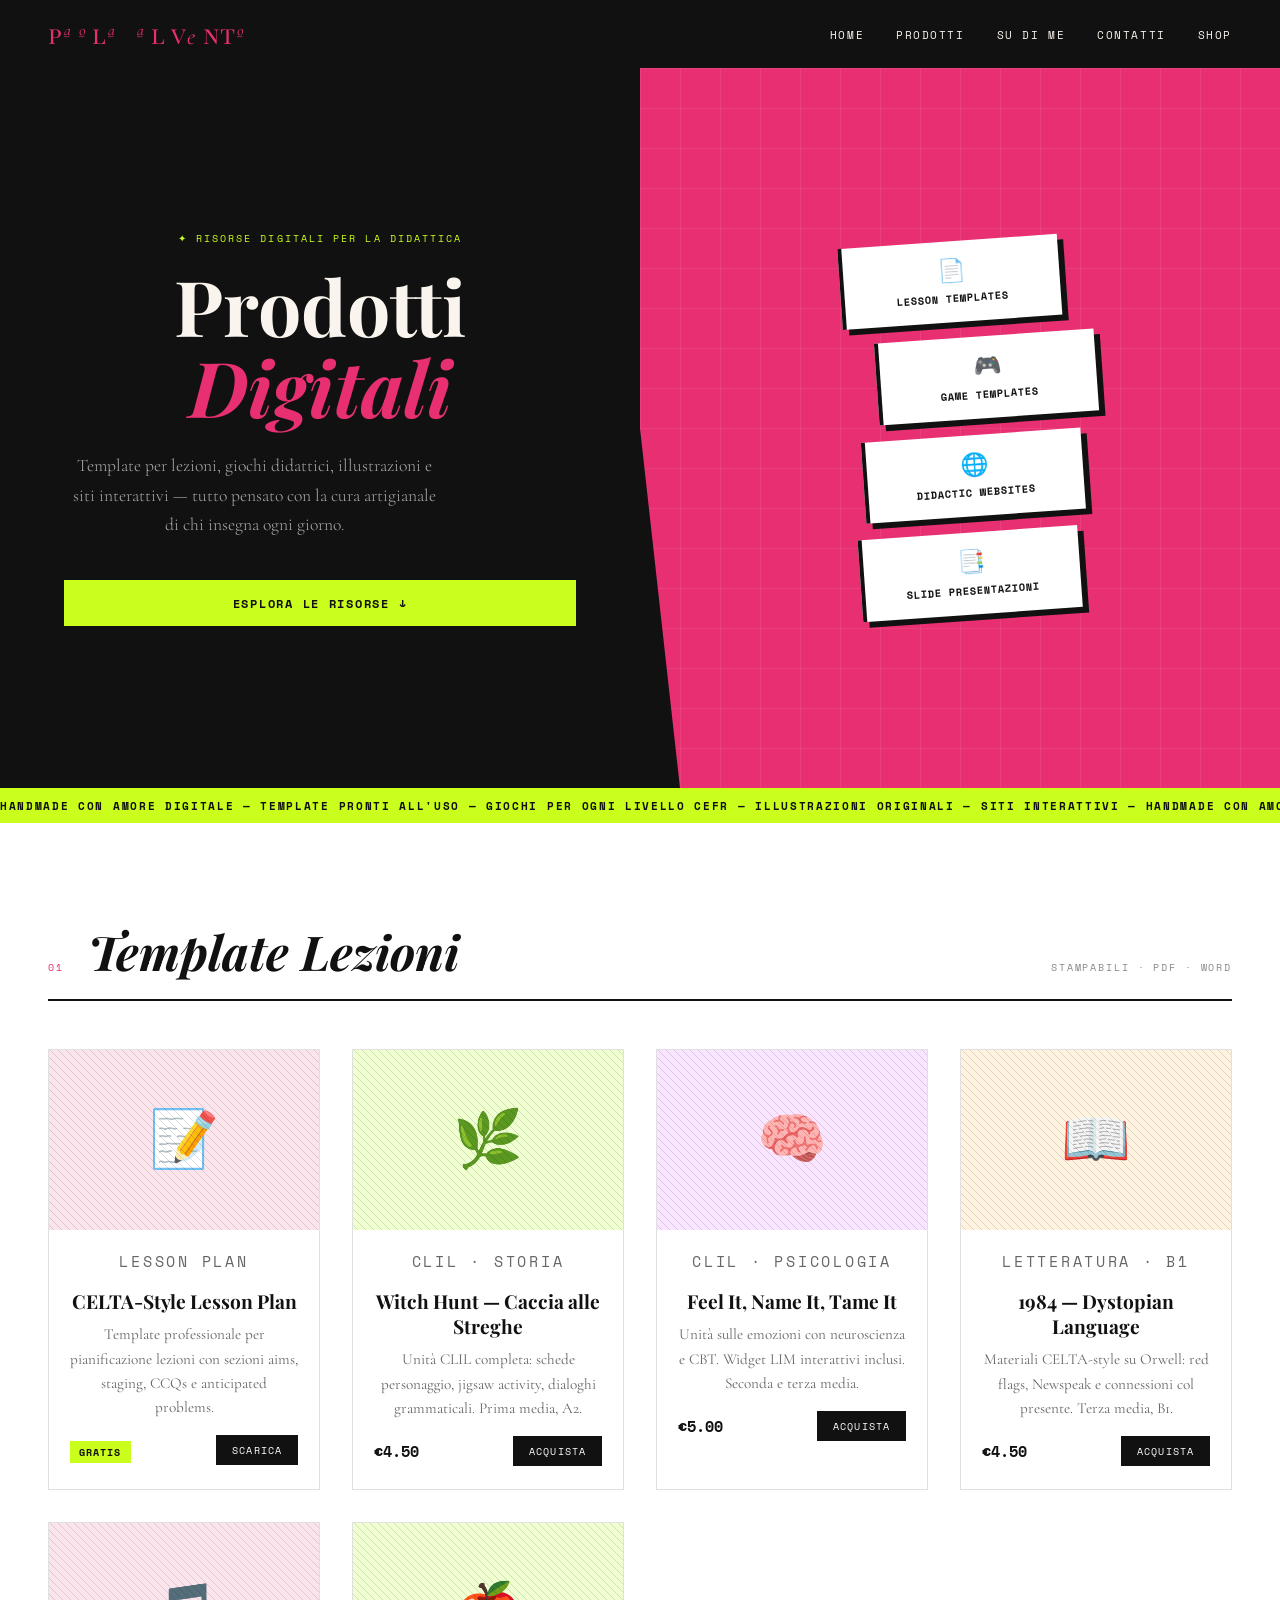
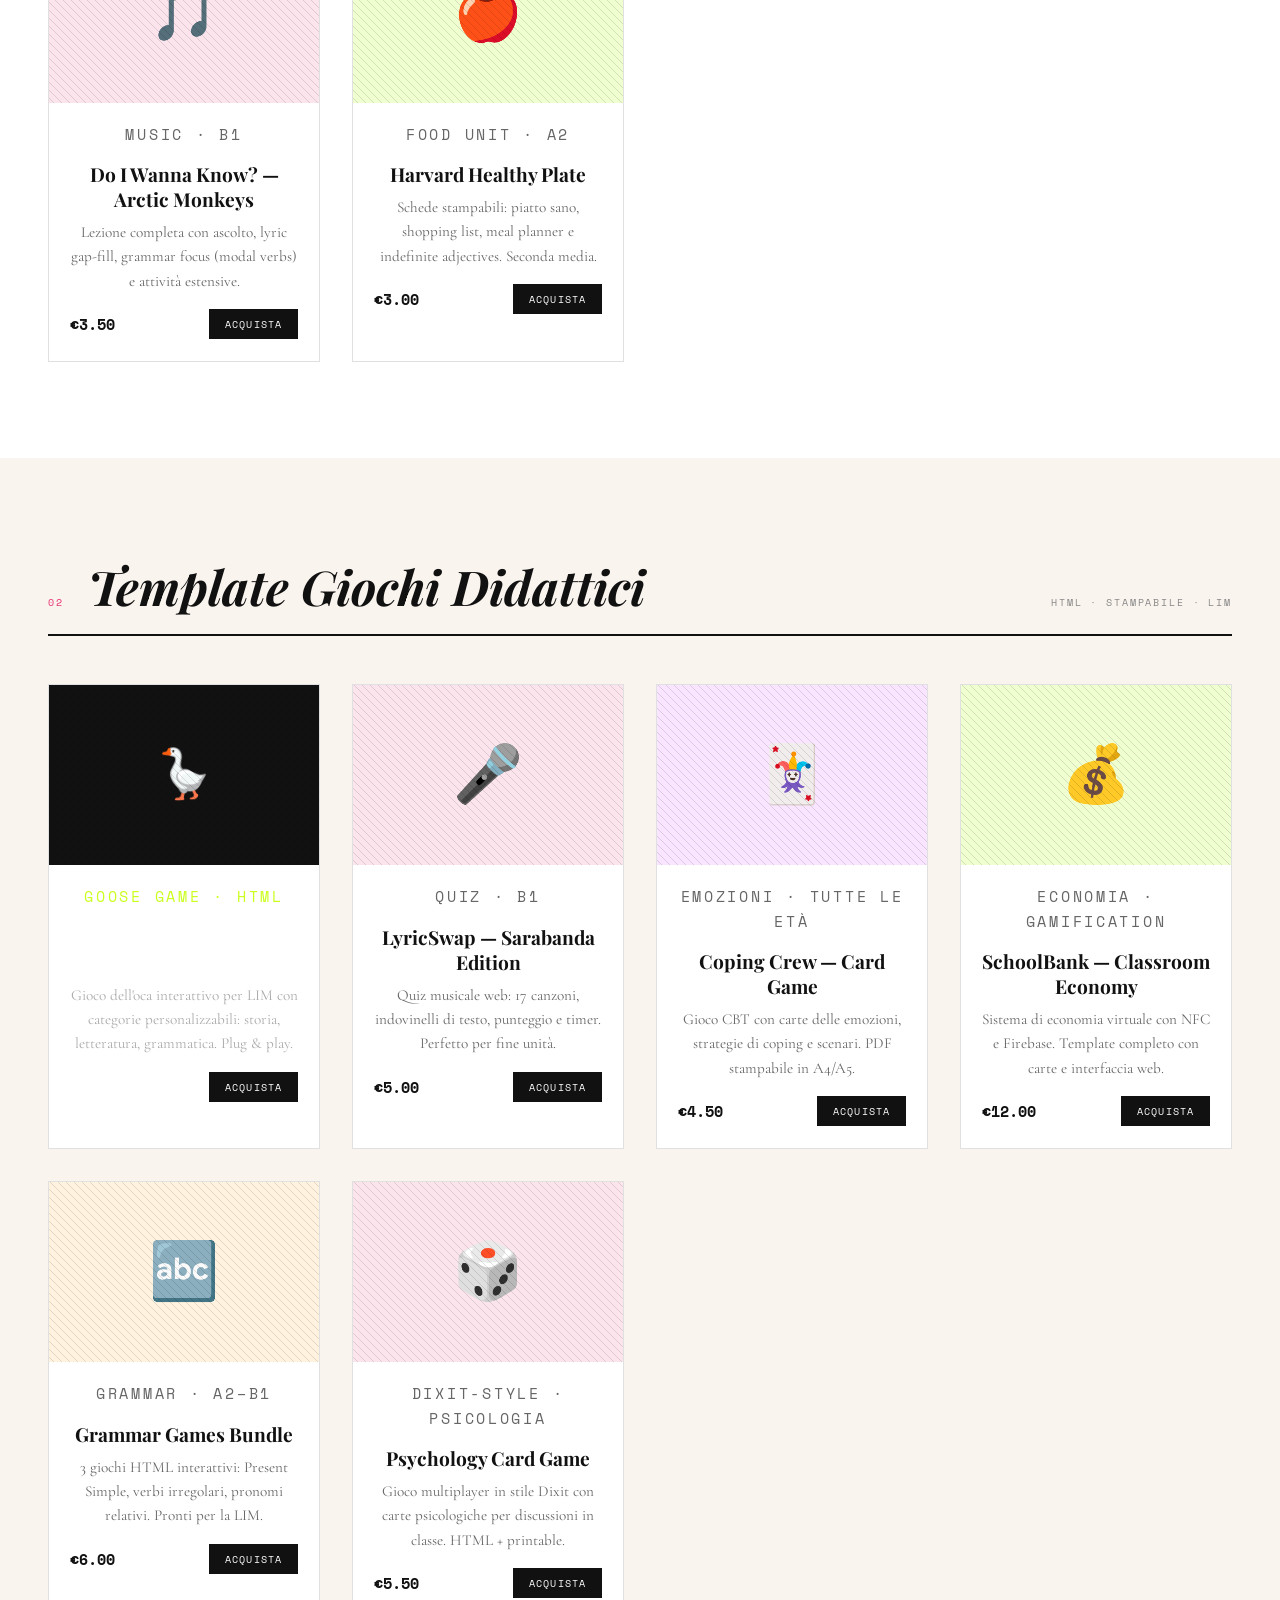
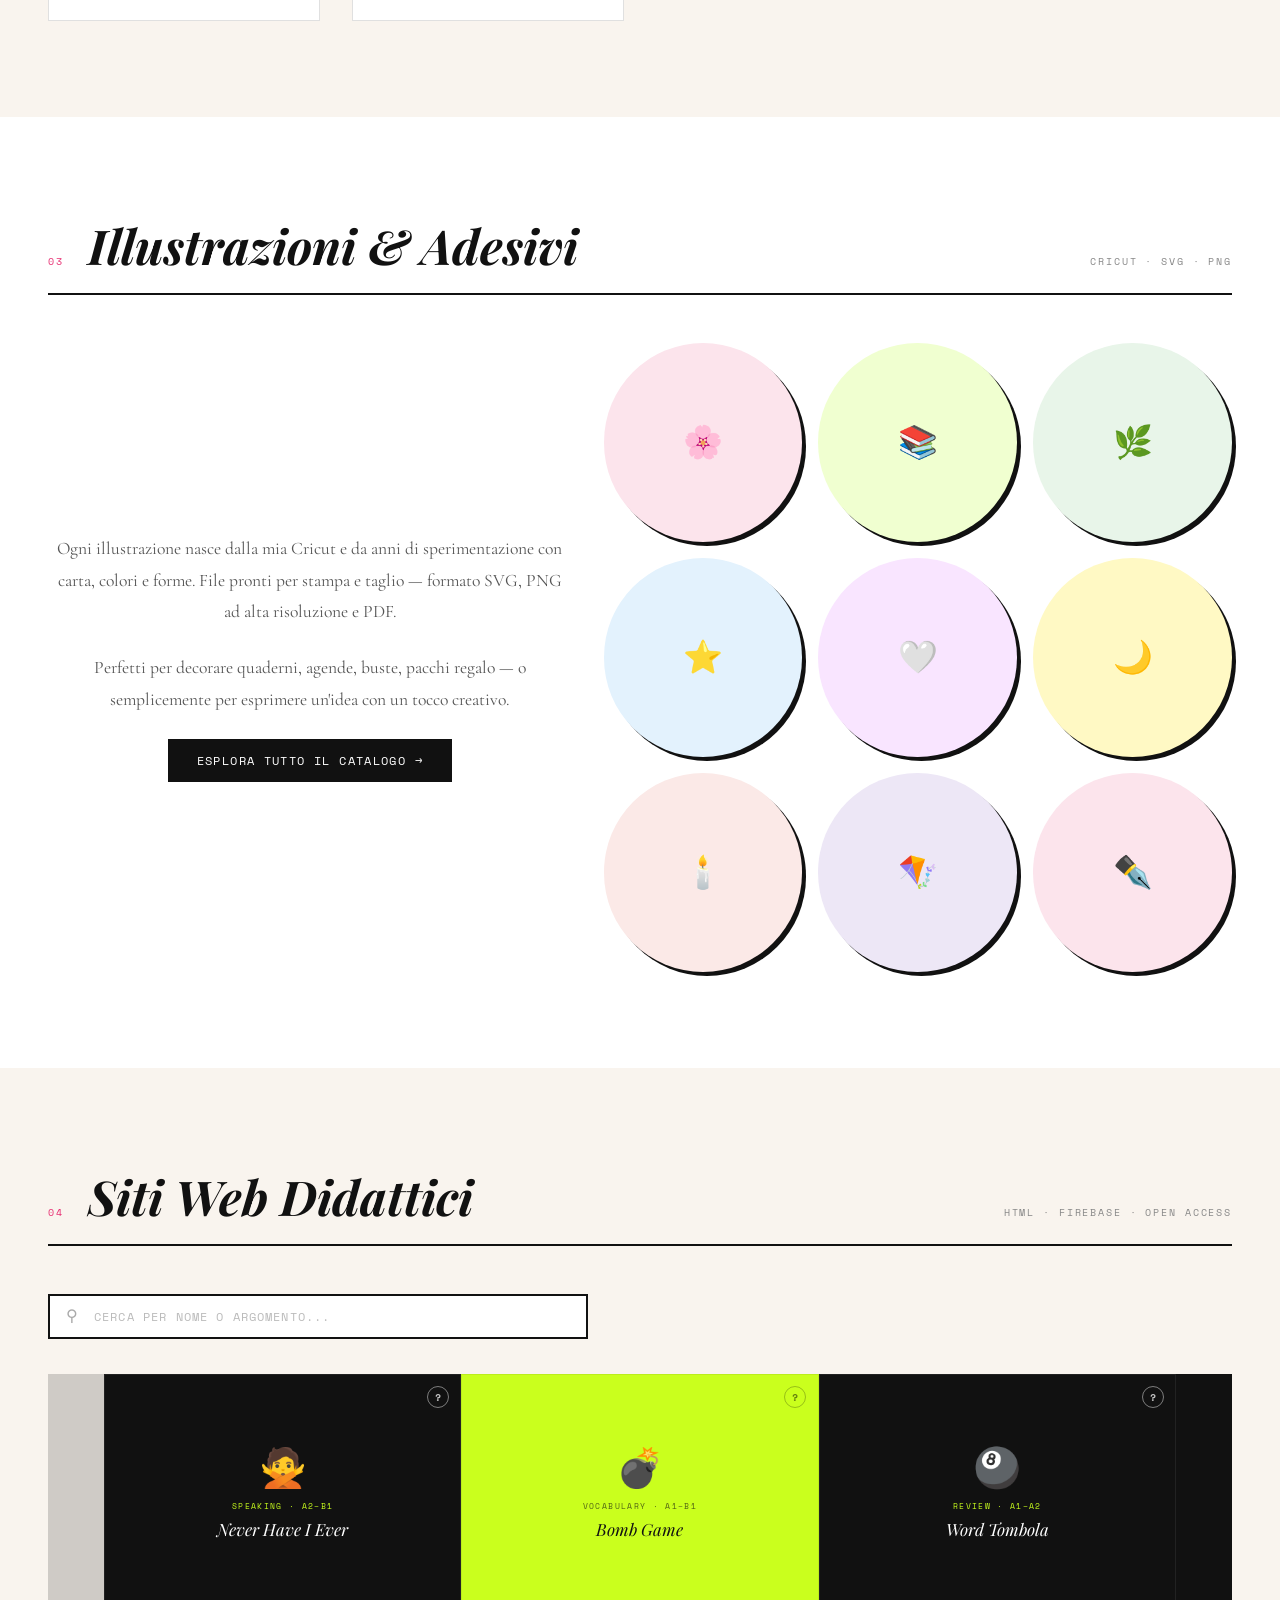
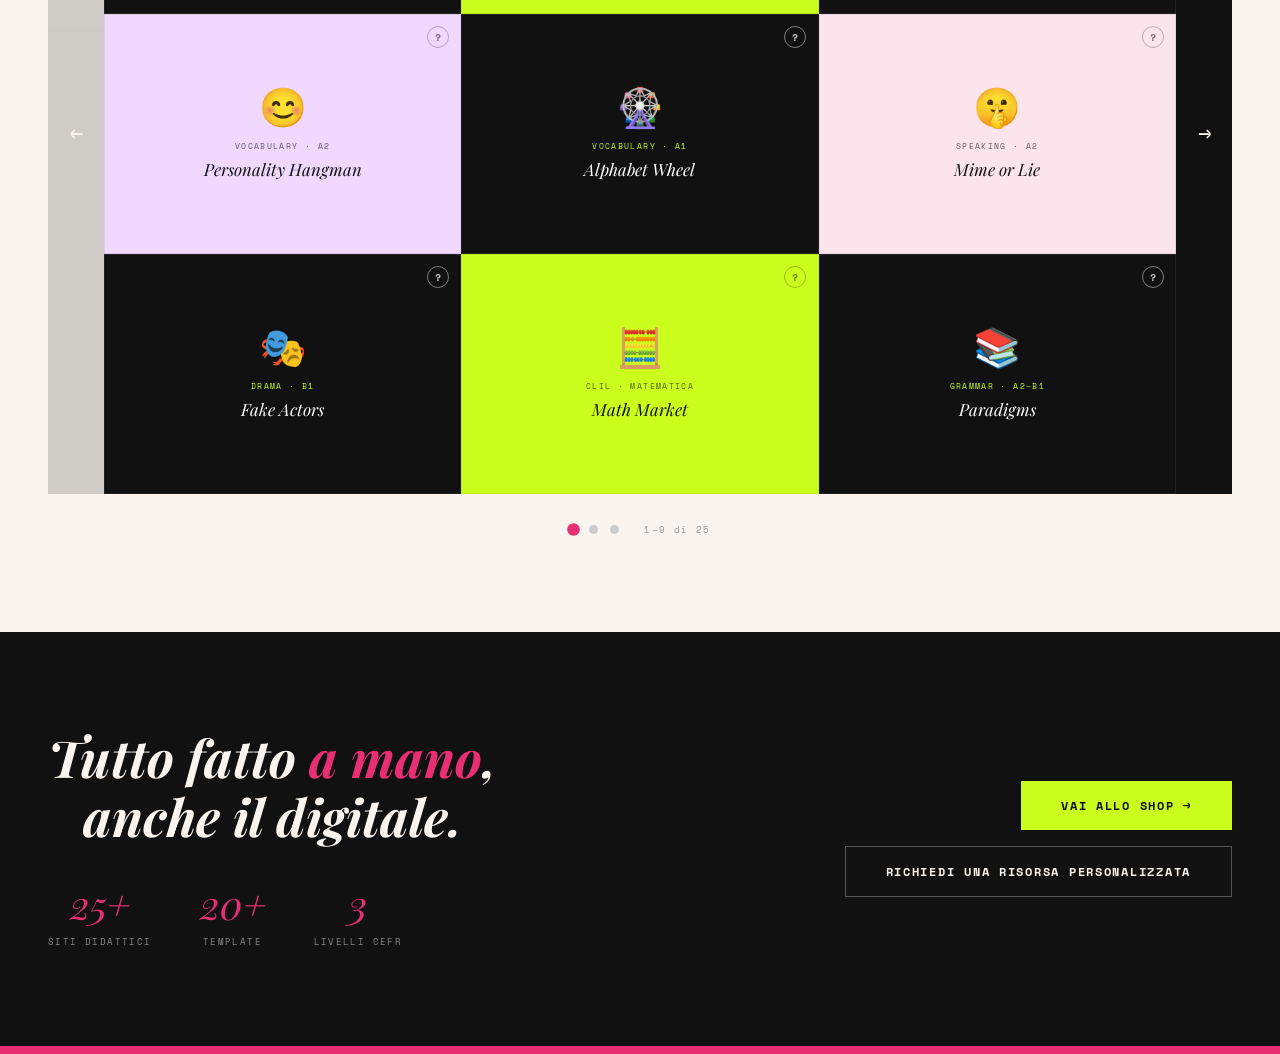
<file: digital.html>
<!DOCTYPE html>
<html lang="it">
<head>
  <meta charset="UTF-8">
  <meta name="viewport" content="width=device-width, initial-scale=1.0">
  <title>Prodotti Digitali di Paola Fatigato | Ms Fatigato Resources — Paola al Vento</title>

  <!-- SEO Meta -->
  <meta name="description" content="Prodotti digitali e risorse creative di Paola Fatigato (Paola al Vento). Ms Fatigato resources: template, materiali digitali e contenuti creativi da scaricare." />
  <meta name="keywords" content="prodotti digitali paola, ms fatigato resources, resources ms fatigato, Paola Fatigato digitale, Paola al Vento prodotti digitali, risorse digitali creative, template digitali paola" />
  <meta name="author" content="Paola Fatigato" />
  <meta name="robots" content="index, follow" />
  <link rel="canonical" href="https://paolafatigato.github.io/Sito-vendite/digital.html" />

  <!-- Open Graph -->
  <meta property="og:type" content="website" />
  <meta property="og:url" content="https://paolafatigato.github.io/Sito-vendite/digital.html" />
  <meta property="og:title" content="Prodotti Digitali di Paola Fatigato — Ms Fatigato Resources" />
  <meta property="og:description" content="Risorse e prodotti digitali creativi di Paola Fatigato (Ms Fatigato). Template, materiali e contenuti da scaricare." />
  <meta property="og:image" content="https://paolafatigato.github.io/Sito-vendite/immagini/websites.jpg" />
  <meta property="og:locale" content="it_IT" />
  <meta property="og:site_name" content="Paola al Vento" />

  <!-- JSON-LD -->
  <script type="application/ld+json">
  {
    "@context": "https://schema.org",
    "@type": "CollectionPage",
    "name": "Prodotti Digitali di Paola Fatigato",
    "url": "https://paolafatigato.github.io/Sito-vendite/digital.html",
    "description": "Risorse e prodotti digitali creativi di Paola Fatigato (Paola al Vento, Ms Fatigato).",
    "author": {
      "@type": "Person",
      "name": "Paola Fatigato",
      "alternateName": ["Paola al Vento", "Ms Fatigato"]
    },
    "isPartOf": {
      "@type": "WebSite",
      "name": "Paola al Vento",
      "url": "https://paolafatigato.github.io/Sito-vendite/"
    }
  }
  </script>

  <link rel="icon" href="P-logo.png" sizes="any" />
  <link rel="stylesheet" href="https://cdnjs.cloudflare.com/ajax/libs/font-awesome/6.4.0/css/all.min.css">
  <link rel="preconnect" href="https://fonts.googleapis.com">
  <link rel="preconnect" href="https://fonts.gstatic.com" crossorigin>
  <link href="https://fonts.googleapis.com/css2?family=Playfair+Display:ital,wght@0,400;0,700;1,400&family=Space+Mono:wght@400;700&family=Cormorant+Garamond:ital,wght@0,300;0,600;1,300;1,600&display=swap" rel="stylesheet">
  <link rel="stylesheet" href="style.css">

  <style>
    /* ── Override / integrazione per la pagina digitale ── */

    :root {
      --rosa:    #e72f72;
      --lime:    #caff1d;
      --viola:   #f490ff;
      --nero:    #111111;
      --crema:   #f9f4ee;
      --grigio:  #2a2a2a;
    }

    *, *::before, *::after { box-sizing: border-box; margin: 0; padding: 0; }

    body {
      background: var(--crema);
      font-family: 'Cormorant Garamond', Georgia, serif;
      color: var(--nero);
      overflow-x: hidden;
    }

    /* ── Navbar (clone da style.css originale) ── */
    .navbar {
      display: flex;
      justify-content: space-between;
      align-items: center;
      padding: 1.1rem 3rem;
      background: var(--nero);
      position: sticky;
      top: 0;
      z-index: 100;
    }
    .logo {
      font-family: 'Playfair Display', serif;
      font-size: 1.5rem;
      color: var(--crema);
      letter-spacing: .04em;
      text-decoration: none;
    }
    .special-text { color: var(--rosa); }
    .special-font { font-style: italic; font-family: 'Cormorant Garamond', serif; }
    .navbar nav ul { list-style: none; display: flex; gap: 2rem; }
    .navbar nav ul li a {
      color: var(--crema);
      text-decoration: none;
      font-family: 'Space Mono', monospace;
      font-size: .7rem;
      letter-spacing: .14em;
      transition: color .2s;
    }
    .navbar nav ul li a:hover { color: var(--lima); color: var(--lime); }

    /* ── Hero ── */
    .hero-digitale {
      min-height: 80vh;
      display: grid;
      grid-template-columns: 1fr 1fr;
      overflow: hidden;
    }
    .hero-testo {
      background: var(--nero);
      color: var(--crema);
      display: flex;
      flex-direction: column;
      justify-content: center;
      padding: 5rem 4rem;
      position: relative;
    }
    .hero-testo::after {
      content: '';
      position: absolute;
      right: -40px;
      top: 0; bottom: 0;
      width: 80px;
      background: var(--nero);
      clip-path: polygon(0 0, 0 100%, 100% 100%);
      z-index: 2;
    }
    .hero-tag {
      font-family: 'Space Mono', monospace;
      font-size: .65rem;
      letter-spacing: .2em;
      color: var(--lime);
      text-transform: uppercase;
      margin-bottom: 1.2rem;
    }
    .hero-digitale h1 {
      font-family: 'Playfair Display', serif;
      font-size: clamp(3rem, 6vw, 5.5rem);
      line-height: 1.05;
      margin-bottom: 1.5rem;
      color: var(--crema);
    }
    .hero-digitale h1 em {
      font-style: italic;
      color: var(--rosa);
    }
    .hero-sub {
      font-size: 1.1rem;
      font-weight: 300;
      line-height: 1.7;
      color: #aaa;
      max-width: 380px;
      margin-bottom: 2.5rem;
    }
    .hero-cta {
      display: inline-block;
      background: var(--lime);
      color: var(--nero);
      font-family: 'Space Mono', monospace;
      font-size: .72rem;
      letter-spacing: .15em;
      padding: .9rem 2.2rem;
      text-decoration: none;
      font-weight: 700;
      transition: background .2s, transform .2s;
    }
    .hero-cta:hover { background: var(--rosa); color: #fff; transform: translateY(-2px); }

    .hero-visual {
      background: var(--rosa);
      position: relative;
      display: flex;
      align-items: center;
      justify-content: center;
      overflow: hidden;
    }
    .hero-visual .grid-pattern {
      position: absolute;
      inset: 0;
      background-image:
        linear-gradient(rgba(255,255,255,.08) 1px, transparent 1px),
        linear-gradient(90deg, rgba(255,255,255,.08) 1px, transparent 1px);
      background-size: 40px 40px;
    }
    .floating-cards {
      position: relative;
      z-index: 2;
      display: flex;
      flex-direction: column;
      gap: 1rem;
      transform: rotate(-4deg);
    }
    .mini-card {
      background: #fff;
      width: 220px;
      padding: 1rem 1.2rem;
      border-left: 4px solid var(--nero);
      box-shadow: 6px 6px 0 var(--nero);
      transform-origin: center;
      animation: float 3s ease-in-out infinite;
    }
    .mini-card:nth-child(2) { transform: translateX(30px); animation-delay: .5s; }
    .mini-card:nth-child(3) { transform: translateX(10px); animation-delay: 1s; }
    .mini-card .card-icon { font-size: 1.4rem; margin-bottom: .4rem; }
    .mini-card h4 { font-family: 'Space Mono', monospace; font-size: .65rem; letter-spacing: .1em; color: var(--nero); text-transform: uppercase; }
    @keyframes float {
      0%, 100% { transform: translateY(0) translateX(var(--tx, 0)); }
      50% { transform: translateY(-8px) translateX(var(--tx, 0)); }
    }
    .mini-card:nth-child(2) { --tx: 30px; }
    .mini-card:nth-child(3) { --tx: 10px; }

    /* ── Fascia scorrente ── */
    .fascia-sottile {
      background: var(--lima);
      background: var(--lime);
      overflow: hidden;
      padding: .55rem 0;
      white-space: nowrap;
    }
    .testo-scorrente {
      display: inline-block;
      animation: scroll-left 18s linear infinite;
      font-family: 'Space Mono', monospace;
      font-size: .7rem;
      letter-spacing: .15em;
      color: var(--nero);
      font-weight: 700;
      text-transform: uppercase;
    }
    @keyframes scroll-left {
      from { transform: translateX(0); }
      to   { transform: translateX(-50%); }
    }

    /* ── Sezioni prodotti ── */
    .sezione-digitale {
      padding: 6rem 3rem;
    }
    .sezione-digitale:nth-child(odd) { background: var(--crema); }
    .sezione-digitale:nth-child(even) { background: #fff; }

    .section-header {
      display: flex;
      align-items: baseline;
      gap: 1.5rem;
      margin-bottom: 3rem;
      border-bottom: 2px solid var(--nero);
      padding-bottom: 1rem;
    }
    .section-number {
      font-family: 'Space Mono', monospace;
      font-size: .65rem;
      color: var(--rosa);
      letter-spacing: .2em;
    }
    .section-title {
      font-family: 'Playfair Display', serif;
      font-size: clamp(2rem, 4vw, 3rem);
      font-style: italic;
    }
    .section-subtitle {
      font-family: 'Space Mono', monospace;
      font-size: .65rem;
      letter-spacing: .18em;
      color: #888;
      text-transform: uppercase;
      margin-left: auto;
    }

    /* ── Grid card prodotti ── */
    .prodotti-grid {
      display: grid;
      grid-template-columns: repeat(auto-fill, minmax(260px, 1fr));
      gap: 2rem;
    }

    .card-digitale {
      background: #fff;
      border: 1.5px solid #e0e0e0;
      position: relative;
      overflow: hidden;
      transition: transform .25s, box-shadow .25s;
      cursor: pointer;
    }
    .card-digitale:hover {
      transform: translateY(-6px);
      box-shadow: 8px 8px 0 var(--nero);
    }
    .card-digitale .card-thumb {
      height: 180px;
      display: flex;
      align-items: center;
      justify-content: center;
      font-size: 3.5rem;
      position: relative;
      overflow: hidden;
    }
    .card-digitale .card-thumb::after {
      content: '';
      position: absolute;
      inset: 0;
      opacity: .12;
      background-image: repeating-linear-gradient(
        45deg,
        #000 0, #000 1px,
        transparent 0, transparent 50%
      );
      background-size: 8px 8px;
    }
    .card-digitale.colore-rosa  .card-thumb { background: #fce4ec; }
    .card-digitale.colore-lime  .card-thumb { background: #f0ffd0; }
    .card-digitale.colore-viola .card-thumb { background: #f9e5ff; }
    .card-digitale.colore-nero  .card-thumb { background: var(--nero); }
    .card-digitale.colore-arancio .card-thumb { background: #fff3e0; }

    .card-body { padding: 1.2rem 1.3rem 1.4rem; }
    .card-categoria {
      font-family: 'Space Mono', monospace;
      font-size: .6rem;
      letter-spacing: .18em;
      color: var(--rosa);
      text-transform: uppercase;
      margin-bottom: .4rem;
    }
    .card-digitale h3 {
      font-family: 'Playfair Display', serif;
      font-size: 1.2rem;
      margin-bottom: .5rem;
      line-height: 1.3;
    }
    .card-digitale p {
      font-size: .95rem;
      color: #666;
      line-height: 1.6;
      margin-bottom: 1rem;
    }
    .card-footer {
      display: flex;
      align-items: center;
      justify-content: space-between;
    }
    .card-prezzo {
      font-family: 'Space Mono', monospace;
      font-size: .95rem;
      font-weight: 700;
    }
    .badge-gratis {
      background: var(--lime);
      color: var(--nero);
      font-family: 'Space Mono', monospace;
      font-size: .6rem;
      letter-spacing: .1em;
      padding: .25rem .6rem;
      font-weight: 700;
    }
    .btn-scheda {
      background: var(--nero);
      color: #fff;
      font-family: 'Space Mono', monospace;
      font-size: .6rem;
      letter-spacing: .12em;
      padding: .5rem 1rem;
      border: none;
      cursor: pointer;
      transition: background .2s;
      text-decoration: none;
      display: inline-block;
    }
    .btn-scheda:hover { background: var(--rosa); }

    /* ── Sezione siti web: layout editoriale ── */
    .siti-lista {
      display: grid;
      grid-template-columns: 1fr 1fr;
      gap: 1.5rem;
    }
    .siti-gruppo-label {
      grid-column: 1 / -1;
      font-family: 'Space Mono', monospace;
      font-size: .6rem;
      letter-spacing: .22em;
      text-transform: uppercase;
      color: #888;
      border-bottom: 1px solid #ddd;
      padding-bottom: .5rem;
      margin-top: 1.5rem;
    }
    .siti-gruppo-label:first-child { margin-top: 0; }

    .sito-card {
      border: 2px solid var(--nero);
      padding: 2rem;
      display: flex;
      gap: 1.5rem;
      align-items: flex-start;
      background: #fff;
      transition: background .2s, transform .2s;
      color: var(--nero);
      position: relative;
    }
    .sito-card:hover {
      background: var(--nero);
      color: var(--crema);
      transform: translateX(6px);
    }
    .sito-card:hover .sito-url { color: var(--lime); }
    .sito-card:hover .sito-tag { background: var(--rosa); color: #fff; }
    .sito-card:hover .btn-info { border-color: #555; color: var(--crema); }
    .sito-card-link {
      display: flex;
      gap: 1.5rem;
      align-items: flex-start;
      text-decoration: none;
      color: inherit;
      flex: 1;
    }
    .btn-info {
      position: absolute;
      top: .8rem;
      right: .8rem;
      width: 24px;
      height: 24px;
      border-radius: 50%;
      border: 1.5px solid #ccc;
      background: transparent;
      color: #999;
      font-family: 'Space Mono', monospace;
      font-size: .65rem;
      font-weight: 700;
      cursor: pointer;
      display: flex;
      align-items: center;
      justify-content: center;
      transition: background .2s, color .2s, border-color .2s;
      flex-shrink: 0;
      z-index: 2;
    }
    .btn-info:hover {
      background: var(--rosa);
      border-color: var(--rosa);
      color: #fff;
    }
    .sito-numero {
      font-family: 'Playfair Display', serif;
      font-size: 3rem;
      font-style: italic;
      line-height: 1;
      opacity: .15;
      min-width: 50px;
    }
    .sito-info { flex: 1; }
    .sito-tag {
      display: inline-block;
      font-family: 'Space Mono', monospace;
      font-size: .58rem;
      letter-spacing: .15em;
      background: var(--lime);
      color: var(--nero);
      padding: .2rem .55rem;
      margin-bottom: .6rem;
      text-transform: uppercase;
      font-weight: 700;
    }
    .sito-info h3 {
      font-family: 'Playfair Display', serif;
      font-size: 1.35rem;
      font-style: italic;
      margin-bottom: .4rem;
    }
    .sito-info p { font-size: .92rem; line-height: 1.6; opacity: .8; }
    .sito-url {
      font-family: 'Space Mono', monospace;
      font-size: .65rem;
      color: var(--rosa);
      display: block;
      margin-top: .7rem;
      letter-spacing: .1em;
    }

    /* ── Modal info ── */
    .modal-overlay {
      display: none;
      position: fixed;
      inset: 0;
      background: rgba(17,17,17,.75);
      z-index: 999;
      align-items: center;
      justify-content: center;
      padding: 2rem;
    }
    .modal-overlay.aperta { display: flex; }
    .modal-box {
      background: var(--crema);
      max-width: 520px;
      width: 100%;
      padding: 2.5rem;
      position: relative;
      box-shadow: 10px 10px 0 var(--rosa);
      animation: modal-in .18s ease-out;
    }
    @keyframes modal-in {
      from { transform: translateY(20px); opacity: 0; }
      to   { transform: translateY(0);    opacity: 1; }
    }
    .modal-close {
      position: absolute;
      top: 1rem; right: 1rem;
      background: none; border: none;
      font-family: 'Space Mono', monospace;
      font-size: .85rem;
      cursor: pointer;
      color: #888;
      transition: color .2s;
    }
    .modal-close:hover { color: var(--rosa); }
    .modal-tag {
      font-family: 'Space Mono', monospace;
      font-size: .58rem;
      letter-spacing: .2em;
      background: var(--lime);
      color: var(--nero);
      padding: .2rem .6rem;
      display: inline-block;
      text-transform: uppercase;
      font-weight: 700;
      margin-bottom: 1rem;
    }
    .modal-title {
      font-family: 'Playfair Display', serif;
      font-size: 1.6rem;
      font-style: italic;
      margin-bottom: 1rem;
      line-height: 1.2;
    }
    .modal-body {
      font-size: .98rem;
      line-height: 1.8;
      color: #444;
      margin-bottom: 1.5rem;
    }
    .modal-body ul {
      margin: .6rem 0 .6rem 1.2rem;
    }
    .modal-body li { margin-bottom: .3rem; }
    .modal-meta {
      display: flex;
      flex-wrap: wrap;
      gap: .5rem;
      margin-bottom: 1.5rem;
    }
    .modal-pill {
      font-family: 'Space Mono', monospace;
      font-size: .58rem;
      letter-spacing: .1em;
      border: 1px solid #ccc;
      padding: .2rem .65rem;
      color: #555;
    }
    .modal-btn {
      display: inline-block;
      background: var(--nero);
      color: #fff;
      font-family: 'Space Mono', monospace;
      font-size: .65rem;
      letter-spacing: .14em;
      padding: .75rem 1.6rem;
      text-decoration: none;
      font-weight: 700;
      transition: background .2s;
    }
    .modal-btn:hover { background: var(--rosa); }

    /* ── Sezione adesivi ── */
    .adesivi-showcase {
      display: flex;
      gap: 2rem;
      align-items: center;
    }
    .adesivi-descrizione { flex: 1; }
    .adesivi-descrizione p {
      font-size: 1.1rem;
      line-height: 1.8;
      color: #555;
      margin-bottom: 1.5rem;
    }
    .adesivi-gallery {
      flex: 1.2;
      display: grid;
      grid-template-columns: repeat(3, 1fr);
      gap: 1rem;
    }
    .adesivo-item {
      aspect-ratio: 1;
      border-radius: 50%;
      display: flex;
      align-items: center;
      justify-content: center;
      font-size: 2rem;
      box-shadow: 4px 4px 0 var(--nero);
      transition: transform .2s;
      cursor: pointer;
    }
    .adesivo-item:hover { transform: scale(1.08) rotate(5deg); }
    .adesivo-item:nth-child(1)  { background: #fce4ec; }
    .adesivo-item:nth-child(2)  { background: #f0ffd0; }
    .adesivo-item:nth-child(3)  { background: #e8f5e9; }
    .adesivo-item:nth-child(4)  { background: #e3f2fd; }
    .adesivo-item:nth-child(5)  { background: #f9e5ff; }
    .adesivo-item:nth-child(6)  { background: #fff9c4; }
    .adesivo-item:nth-child(7)  { background: #fbe9e7; }
    .adesivo-item:nth-child(8)  { background: #ede7f6; }
    .adesivo-item:nth-child(9)  { background: #fce4ec; }

    /* ── CTA finale ── */
    .cta-finale {
      background: var(--nero);
      color: var(--crema);
      padding: 6rem 3rem;
      display: flex;
      align-items: center;
      justify-content: space-between;
      gap: 3rem;
    }
    .cta-finale h2 {
      font-family: 'Playfair Display', serif;
      font-size: clamp(2rem, 4vw, 3.5rem);
      font-style: italic;
      max-width: 500px;
      line-height: 1.15;
    }
    .cta-finale h2 span { color: var(--rosa); }
    .cta-destra { display: flex; flex-direction: column; gap: 1rem; align-items: flex-end; }
    .cta-finale a {
      display: inline-block;
      font-family: 'Space Mono', monospace;
      font-size: .72rem;
      letter-spacing: .15em;
      padding: 1rem 2.5rem;
      text-decoration: none;
      font-weight: 700;
      transition: .2s;
    }
    .btn-shop { background: var(--lime); color: var(--nero); }
    .btn-shop:hover { background: var(--viola); color: var(--nero); }
    .btn-contatti { border: 1.5px solid #555; color: var(--crema); }
    .btn-contatti:hover { border-color: var(--rosa); color: var(--rosa); }
    .cta-stats {
      display: flex;
      gap: 3rem;
      margin-top: 2rem;
    }
    .stat-item { text-align: center; }
    .stat-num {
      font-family: 'Playfair Display', serif;
      font-size: 2.5rem;
      font-style: italic;
      color: var(--rosa);
      display: block;
    }
    .stat-label {
      font-family: 'Space Mono', monospace;
      font-size: .58rem;
      letter-spacing: .15em;
      color: #888;
      text-transform: uppercase;
    }

    /* ── Footer ── */
    .footer-band {
      background: var(--rosa);
      height: 8px;
    }

    /* ── Search bar siti ── */
    .siti-search-wrap {
      display: flex;
      align-items: center;
      gap: 0;
      margin-bottom: 2.2rem;
      border: 2px solid var(--nero);
      background: #fff;
      max-width: 540px;
    }
    .siti-search-wrap:focus-within {
      border-color: var(--rosa);
    }
    .siti-search-wrap .search-icon {
      padding: 0 1rem;
      font-size: 1rem;
      color: #aaa;
      pointer-events: none;
      flex-shrink: 0;
      line-height: 1;
    }
    .siti-search-input {
      flex: 1;
      border: none;
      outline: none;
      padding: .75rem .5rem .75rem 0;
      font-family: 'Space Mono', monospace;
      font-size: .72rem;
      letter-spacing: .1em;
      background: transparent;
      color: var(--nero);
    }
    .siti-search-input::placeholder {
      color: #bbb;
      letter-spacing: .1em;
    }
    .siti-search-clear {
      background: none;
      border: none;
      padding: 0 1rem;
      color: #aaa;
      font-size: 1rem;
      cursor: pointer;
      display: none;
      line-height: 1;
      transition: color .15s;
    }
    .siti-search-clear:hover { color: var(--rosa); }
    /* risultati filtrati */
    .siti-search-results {
      display: none;
      grid-template-columns: repeat(3, 1fr);
      gap: 0;
      border: 2px solid var(--nero);
    }
    .siti-search-results.visibile { display: grid; }
    .no-results {
      grid-column: 1 / -1;
      padding: 3rem 2rem;
      font-family: 'Space Mono', monospace;
      font-size: .7rem;
      letter-spacing: .15em;
      color: #999;
      text-align: center;
    }

    /* ── Gallery siti didattici ── */
    .siti-gallery-outer {
      display: flex;
      align-items: stretch;
      gap: 0;
      position: relative;
    }
    .gallery-nav {
      background: var(--nero);
      color: var(--crema);
      border: none;
      cursor: pointer;
      width: 56px;
      font-size: 1.4rem;
      transition: background .2s, color .2s;
      flex-shrink: 0;
      font-family: 'Space Mono', monospace;
      display: flex;
      align-items: center;
      justify-content: center;
      z-index: 5;
      letter-spacing: 0;
    }
    .gallery-nav:hover:not(:disabled) { background: var(--rosa); }
    .gallery-nav:disabled { opacity: .18; cursor: default; }
    .siti-gallery-viewport {
      flex: 1;
      overflow: hidden;
      position: relative;
    }
    .siti-gallery-track {
      display: flex;
      transition: transform .52s cubic-bezier(.4,0,.2,1);
      will-change: transform;
    }
    .gallery-page {
      min-width: 100%;
      display: grid;
      grid-template-columns: repeat(3, 1fr);
      gap: 0;
    }
    .gallery-cell {
      min-height: 240px;
      position: relative;
      overflow: hidden;
      border: 1px solid rgba(0,0,0,.07);
    }
    .gallery-cell.dark        { background: var(--nero); border-color: #222; }
    .gallery-cell.light-lime  { background: var(--lime); }
    .gallery-cell.light-viola { background: #f0d8ff; }
    .gallery-cell.light-rosa  { background: #fce4ec; }
    .gallery-cell.empty       {
      background: repeating-linear-gradient(
        45deg, #ececec 0, #ececec 1px, transparent 0, transparent 12px);
    }
    .gallery-cell.dark.empty  {
      background: repeating-linear-gradient(
        45deg, #1e1e1e 0, #1e1e1e 1px, #111 0, #111 12px);
    }
    .cell-link {
      display: flex;
      flex-direction: column;
      align-items: center;
      justify-content: center;
      text-decoration: none;
      color: inherit;
      padding: 2rem 1.2rem 1.8rem;
      height: 100%;
      transition: transform .22s;
      box-sizing: border-box;
    }
    .gallery-cell:hover .cell-link  { transform: scale(1.05); }
    .gallery-cell.dark .cell-link   { color: var(--crema); }
    .cell-icon  { font-size: 2.4rem; margin-bottom: .7rem; line-height: 1; }
    .cell-tag {
      font-family: 'Space Mono', monospace;
      font-size: .53rem;
      letter-spacing: .16em;
      text-transform: uppercase;
      opacity: .65;
      margin-bottom: .45rem;
      text-align: center;
    }
    .cell-title {
      font-family: 'Playfair Display', serif;
      font-size: 1.05rem;
      font-style: italic;
      line-height: 1.3;
      text-align: center;
    }
    .gallery-cell.dark .cell-tag   { color: var(--lime); opacity: 1; }
    .gallery-cell.dark .cell-title { color: #fff; }
    .cell-info-btn {
      position: absolute;
      top: .7rem;
      right: .7rem;
      width: 22px;
      height: 22px;
      border-radius: 50%;
      border: 1.5px solid rgba(255,255,255,.45);
      background: transparent;
      color: rgba(255,255,255,.75);
      font-family: 'Space Mono', monospace;
      font-size: .6rem;
      font-weight: 700;
      cursor: pointer;
      display: flex;
      align-items: center;
      justify-content: center;
      transition: background .2s, border-color .2s;
      z-index: 2;
      padding: 0;
    }
    .gallery-cell:not(.dark) .cell-info-btn {
      border-color: rgba(0,0,0,.25);
      color: rgba(0,0,0,.5);
    }
    .cell-info-btn:hover { background: var(--rosa); border-color: var(--rosa) !important; color: #fff !important; }
    .gallery-footer {
      display: flex;
      align-items: center;
      justify-content: center;
      gap: 1.6rem;
      margin-top: 1.8rem;
    }
    .gallery-dots { display: flex; gap: .7rem; align-items: center; }
    .gallery-dot {
      width: 9px;
      height: 9px;
      border-radius: 50%;
      background: #ccc;
      border: none;
      cursor: pointer;
      transition: background .2s, transform .2s;
      padding: 0;
    }
    .gallery-dot.active { background: var(--rosa); transform: scale(1.4); }
    .gallery-counter {
      font-family: 'Space Mono', monospace;
      font-size: .58rem;
      letter-spacing: .15em;
      color: #999;
    }

    @media (max-width: 860px) {
      .hero-digitale { grid-template-columns: 1fr; }
      .hero-testo::after { display: none; }
      .hero-visual { min-height: 300px; }
      .adesivi-showcase { flex-direction: column; }
      .cta-finale { flex-direction: column; align-items: flex-start; }
      .cta-destra { align-items: flex-start; }
      .navbar { padding: 1rem 1.2rem; }
      .navbar nav ul { gap: 1rem; }
      .sezione-digitale { padding: 4rem 1.5rem; }
      .gallery-nav { width: 36px; font-size: 1rem; }
      .gallery-cell { min-height: 160px; }
      .cell-icon { font-size: 1.7rem; }
      .cell-title { font-size: .88rem; }
      .cell-tag { font-size: .48rem; }
      .siti-lista { grid-template-columns: 1fr; }
      .prodotti-grid { grid-template-columns: 1fr; }
      .siti-search-results { grid-template-columns: 1fr; }
      .gallery-page { grid-template-columns: repeat(2, 1fr); }
    }
    @media (max-width: 768px) {
      /* Hamburger for dark navbar */
      .hamburger { color: var(--crema); }
      .navbar { flex-wrap: wrap; }
      .navbar > nav {
        width: 100%;
        max-height: 0;
        overflow: hidden;
        transition: max-height 0.35s ease;
      }
      .navbar > nav.aperto { max-height: 500px; }
      .navbar nav ul { flex-direction: column; gap: 0.8rem; padding: 0.8rem 0; }

      .hero-testo { padding: 3rem 1.5rem; }
      .hero-digitale h1 { font-size: clamp(2.5rem, 8vw, 4rem); }
      .cta-stats { gap: 1.5rem; flex-wrap: wrap; }
      .cta-finale { padding: 4rem 1.5rem; gap: 2rem; }
      .floating-cards { display: none; }
      .hero-visual { min-height: 200px; }
    }
  </style>
</head>

<body>

  <!-- ── Navbar ── -->
  <header>
    <div class="navbar" id="navbar-digitale">
      <a href="index.html" class="logo special-text">P<span class="special-font">ao</span>l<span class="special-font">a a</span>l V<span class="special-font">e</span>nt<span class="special-font">o</span></a>
      <button class="hamburger" aria-label="Apri menu" aria-expanded="false">☰</button>
      <nav>
        <ul>
          <li><a href="index.html">HOME</a></li>
          <li><a href="#">PRODOTTI</a></li>
          <li><a href="index.html#about-me">SU DI ME</a></li>
          <li><a href="index.html#sezione-contatti">CONTATTI</a></li>
          <li><a href="#">SHOP</a></li>
        </ul>
      </nav>
    </div>
  </header>

  <!-- ── Hero ── -->
  <section class="hero-digitale">
    <div class="hero-testo">
      <p class="hero-tag">✦ Risorse digitali per la didattica</p>
      <h1>Prodotti<br><em>Digitali</em></h1>
      <p class="hero-sub">
        Template per lezioni, giochi didattici, illustrazioni e siti interattivi — tutto pensato con la cura artigianale di chi insegna ogni giorno.
      </p>
      <a href="#templates" class="hero-cta">ESPLORA LE RISORSE ↓</a>
    </div>

    <div class="hero-visual">
      <div class="grid-pattern"></div>
      <div class="floating-cards">
        <a class="mini-card" href="#templates" title="Vai ai lesson templates">
          <div class="card-icon">📄</div>
          <h4>Lesson Templates</h4>
        </a>
        <a class="mini-card" href="#giochi" title="Vai ai game templates">
          <div class="card-icon">🎮</div>
          <h4>Game Templates</h4>
        </a>
        <a class="mini-card" href="#siti" title="Vai ai siti didattici">
          <div class="card-icon">🌐</div>
          <h4>Didactic Websites</h4>
        </a>
        <a class="mini-card" href="slides.html" title="Vai alle slide presentazioni">
          <div class="card-icon">📑</div>
          <h4>Slide Presentazioni</h4>
        </a>
      </div>
    </div>
  </section>

  <!-- ── Fascia scorrente ── -->
  <div class="fascia-sottile">
    <div class="testo-scorrente">
      HANDMADE CON AMORE DIGITALE — TEMPLATE PRONTI ALL'USO — GIOCHI PER OGNI LIVELLO CEFR — ILLUSTRAZIONI ORIGINALI — SITI INTERATTIVI — HANDMADE CON AMORE DIGITALE — TEMPLATE PRONTI ALL'USO — GIOCHI PER OGNI LIVELLO CEFR — ILLUSTRAZIONI ORIGINALI — SITI INTERATTIVI —&nbsp;
    </div>
  </div>


  <!-- ──────────────────────────────────────
       SEZIONE 1 · TEMPLATE LEZIONI
  ────────────────────────────────────── -->
  <section class="sezione-digitale" id="templates">
    <div class="section-header">
      <span class="section-number">01</span>
      <h2 class="section-title">Template Lezioni</h2>
      <span class="section-subtitle">Stampabili · PDF · Word</span>
    </div>

    <div class="prodotti-grid">

      <div class="card-digitale colore-rosa">
        <div class="card-thumb">📝</div>
        <div class="card-body">
          <p class="card-categoria">Lesson Plan</p>
          <h3>CELTA-Style Lesson Plan</h3>
          <p>Template professionale per pianificazione lezioni con sezioni aims, staging, CCQs e anticipated problems.</p>
          <div class="card-footer">
            <span class="card-prezzo"><span class="badge-gratis">GRATIS</span></span>
            <a href="#" class="btn-scheda">SCARICA</a>
          </div>
        </div>
      </div>

      <div class="card-digitale colore-lime">
        <div class="card-thumb">🌿</div>
        <div class="card-body">
          <p class="card-categoria">CLIL · Storia</p>
          <h3>Witch Hunt — Caccia alle Streghe</h3>
          <p>Unità CLIL completa: schede personaggio, jigsaw activity, dialoghi grammaticali. Prima media, A2.</p>
          <div class="card-footer">
            <span class="card-prezzo">€4.50</span>
            <a href="#" class="btn-scheda">ACQUISTA</a>
          </div>
        </div>
      </div>

      <div class="card-digitale colore-viola">
        <div class="card-thumb">🧠</div>
        <div class="card-body">
          <p class="card-categoria">CLIL · Psicologia</p>
          <h3>Feel It, Name It, Tame It</h3>
          <p>Unità sulle emozioni con neuroscienza e CBT. Widget LIM interattivi inclusi. Seconda e terza media.</p>
          <div class="card-footer">
            <span class="card-prezzo">€5.00</span>
            <a href="#" class="btn-scheda">ACQUISTA</a>
          </div>
        </div>
      </div>

      <div class="card-digitale colore-arancio">
        <div class="card-thumb">📖</div>
        <div class="card-body">
          <p class="card-categoria">Letteratura · B1</p>
          <h3>1984 — Dystopian Language</h3>
          <p>Materiali CELTA-style su Orwell: red flags, Newspeak e connessioni col presente. Terza media, B1.</p>
          <div class="card-footer">
            <span class="card-prezzo">€4.50</span>
            <a href="#" class="btn-scheda">ACQUISTA</a>
          </div>
        </div>
      </div>

      <div class="card-digitale colore-rosa">
        <div class="card-thumb">🎵</div>
        <div class="card-body">
          <p class="card-categoria">Music · B1</p>
          <h3>Do I Wanna Know? — Arctic Monkeys</h3>
          <p>Lezione completa con ascolto, lyric gap-fill, grammar focus (modal verbs) e attività estensive.</p>
          <div class="card-footer">
            <span class="card-prezzo">€3.50</span>
            <a href="#" class="btn-scheda">ACQUISTA</a>
          </div>
        </div>
      </div>

      <div class="card-digitale colore-lime">
        <div class="card-thumb">🍎</div>
        <div class="card-body">
          <p class="card-categoria">Food Unit · A2</p>
          <h3>Harvard Healthy Plate</h3>
          <p>Schede stampabili: piatto sano, shopping list, meal planner e indefinite adjectives. Seconda media.</p>
          <div class="card-footer">
            <span class="card-prezzo">€3.00</span>
            <a href="#" class="btn-scheda">ACQUISTA</a>
          </div>
        </div>
      </div>

    </div>
  </section>


  <!-- ──────────────────────────────────────
       SEZIONE 2 · GAME TEMPLATES
  ────────────────────────────────────── -->
  <section class="sezione-digitale" id="giochi">
    <div class="section-header">
      <span class="section-number">02</span>
      <h2 class="section-title">Template Giochi Didattici</h2>
      <span class="section-subtitle">HTML · Stampabile · LIM</span>
    </div>

    <div class="prodotti-grid">

      <div class="card-digitale colore-nero">
        <div class="card-thumb" style="font-size:3rem;">🪿</div>
        <div class="card-body">
          <p class="card-categoria" style="color:var(--lime);">Goose Game · HTML</p>
          <h3 style="color:#fff;">The Goose Game Platform</h3>
          <p style="color:#aaa;">Gioco dell'oca interattivo per LIM con categorie personalizzabili: storia, letteratura, grammatica. Plug & play.</p>
          <div class="card-footer">
            <span class="card-prezzo" style="color:#fff;">€8.00</span>
            <a href="#" class="btn-scheda">ACQUISTA</a>
          </div>
        </div>
      </div>

      <div class="card-digitale colore-rosa">
        <div class="card-thumb">🎤</div>
        <div class="card-body">
          <p class="card-categoria">Quiz · B1</p>
          <h3>LyricSwap — Sarabanda Edition</h3>
          <p>Quiz musicale web: 17 canzoni, indovinelli di testo, punteggio e timer. Perfetto per fine unità.</p>
          <div class="card-footer">
            <span class="card-prezzo">€5.00</span>
            <a href="#" class="btn-scheda">ACQUISTA</a>
          </div>
        </div>
      </div>

      <div class="card-digitale colore-viola">
        <div class="card-thumb">🃏</div>
        <div class="card-body">
          <p class="card-categoria">Emozioni · Tutte le età</p>
          <h3>Coping Crew — Card Game</h3>
          <p>Gioco CBT con carte delle emozioni, strategie di coping e scenari. PDF stampabile in A4/A5.</p>
          <div class="card-footer">
            <span class="card-prezzo">€4.50</span>
            <a href="#" class="btn-scheda">ACQUISTA</a>
          </div>
        </div>
      </div>

      <div class="card-digitale colore-lime">
        <div class="card-thumb">💰</div>
        <div class="card-body">
          <p class="card-categoria">Economia · Gamification</p>
          <h3>SchoolBank — Classroom Economy</h3>
          <p>Sistema di economia virtuale con NFC e Firebase. Template completo con carte e interfaccia web.</p>
          <div class="card-footer">
            <span class="card-prezzo">€12.00</span>
            <a href="#" class="btn-scheda">ACQUISTA</a>
          </div>
        </div>
      </div>

      <div class="card-digitale colore-arancio">
        <div class="card-thumb">🔤</div>
        <div class="card-body">
          <p class="card-categoria">Grammar · A2–B1</p>
          <h3>Grammar Games Bundle</h3>
          <p>3 giochi HTML interattivi: Present Simple, verbi irregolari, pronomi relativi. Pronti per la LIM.</p>
          <div class="card-footer">
            <span class="card-prezzo">€6.00</span>
            <a href="#" class="btn-scheda">ACQUISTA</a>
          </div>
        </div>
      </div>

      <div class="card-digitale colore-rosa">
        <div class="card-thumb">🎲</div>
        <div class="card-body">
          <p class="card-categoria">Dixit-Style · Psicologia</p>
          <h3>Psychology Card Game</h3>
          <p>Gioco multiplayer in stile Dixit con carte psicologiche per discussioni in classe. HTML + printable.</p>
          <div class="card-footer">
            <span class="card-prezzo">€5.50</span>
            <a href="#" class="btn-scheda">ACQUISTA</a>
          </div>
        </div>
      </div>

    </div>
  </section>


  <!-- ──────────────────────────────────────
       SEZIONE 3 · ILLUSTRAZIONI / ADESIVI
  ────────────────────────────────────── -->
  <section class="sezione-digitale" id="adesivi">
    <div class="section-header">
      <span class="section-number">03</span>
      <h2 class="section-title">Illustrazioni & Adesivi</h2>
      <span class="section-subtitle">Cricut · SVG · PNG</span>
    </div>

    <div class="adesivi-showcase">
      <div class="adesivi-descrizione">
        <p>
          Ogni illustrazione nasce dalla mia Cricut e da anni di sperimentazione con carta, colori e forme. File pronti per stampa e taglio — formato SVG, PNG ad alta risoluzione e PDF.
        </p>
        <p>
          Perfetti per decorare quaderni, agende, buste, pacchi regalo — o semplicemente per esprimere un'idea con un tocco creativo.
        </p>
        <a href="#" class="btn-scheda" style="font-size:.72rem; padding:.8rem 1.8rem;">ESPLORA TUTTO IL CATALOGO →</a>
      </div>

      <div class="adesivi-gallery">
        <div class="adesivo-item" title="Fiori essiccati">🌸</div>
        <div class="adesivo-item" title="Libro aperto">📚</div>
        <div class="adesivo-item" title="Foglia">🌿</div>
        <div class="adesivo-item" title="Stella">⭐</div>
        <div class="adesivo-item" title="Cuore">🤍</div>
        <div class="adesivo-item" title="Luna">🌙</div>
        <div class="adesivo-item" title="Fiamma ceralacca">🕯️</div>
        <div class="adesivo-item" title="Aquilone">🪁</div>
        <div class="adesivo-item" title="Penna">✒️</div>
      </div>
    </div>
  </section>


  <!-- ──────────────────────────────────────
       SEZIONE 4 · SITI WEB DIDATTICI
  ────────────────────────────────────── -->
  <section class="sezione-digitale" id="siti">
    <div class="section-header">
      <span class="section-number">04</span>
      <h2 class="section-title">Siti Web Didattici</h2>
      <span class="section-subtitle">HTML · Firebase · Open Access</span>
    </div>

    <!-- ── Barra di ricerca ── -->
    <div class="siti-search-wrap">
      <span class="search-icon" aria-hidden="true">&#9906;</span>
      <input
        type="search"
        id="sitiSearchInput"
        class="siti-search-input"
        placeholder="CERCA PER NOME O ARGOMENTO..."
        autocomplete="off"
        aria-label="Cerca siti didattici"
      >
      <button class="siti-search-clear" id="sitiSearchClear" aria-label="Cancella ricerca">&#10005;</button>
    </div>
    <!-- risultati filtrati (visibili solo durante la ricerca) -->
    <div class="siti-search-results" id="sitiSearchResults"></div>

    <!-- ── Gallery scacchiera ── -->
    <div class="siti-gallery-outer">
      <button class="gallery-nav gallery-prev" id="galleryPrev" aria-label="Siti precedenti" disabled>&#8592;</button>
      <div class="siti-gallery-viewport">
        <div class="siti-gallery-track" id="galleryTrack">
          <!-- generato da JS -->
        </div>
      </div>
      <button class="gallery-nav gallery-next" id="galleryNext" aria-label="Siti successivi">&#8594;</button>
    </div>
    <div class="gallery-footer">
      <div class="gallery-dots" id="galleryDots"></div>
      <span class="gallery-counter" id="galleryCounter"></span>
    </div>

    <!-- INIZIO BLOCCO DA RIMUOVERE — tenuto solo per compatibilità modale, verrà nascosto -->
    <div class="siti-lista" style="display:none;">

      <!-- ── GIOCHI DI GRAMMATICA & VOCABOLARIO ── -->
      <div class="siti-gruppo-label">🎮 Giochi di grammatica &amp; vocabolario</div>

      <div class="sito-card" tabindex="0">
        <button class="btn-info" onclick="apriModal('never')" aria-label="Info Never Have I Ever">?</button>
        <a class="sito-card-link" href="https://paolafatigato.github.io/Never-ever/" target="_blank" rel="noopener">
          <div class="sito-numero">01</div>
          <div class="sito-info">
            <span class="sito-tag">Speaking · A2–B1</span>
            <h3>Never Have I Ever</h3>
            <p>Gioco parlato sul Present Perfect: un giocatore legge la frase, gli altri reagiscono. Perfetto come warm-up o per rompere il ghiaccio.</p>
            <span class="sito-url">↗ paolafatigato.github.io/Never-ever</span>
          </div>
        </a>
      </div>

      <div class="sito-card" tabindex="0">
        <button class="btn-info" onclick="apriModal('bomb')" aria-label="Info Bomb Game">?</button>
        <a class="sito-card-link" href="https://paolafatigato.github.io/Bomb-game/" target="_blank" rel="noopener">
          <div class="sito-numero">02</div>
          <div class="sito-info">
            <span class="sito-tag">Vocabulary · A1–B1</span>
            <h3>💣 Bomb Game</h3>
            <p>La bomba passa di mano in mano mentre si risponde a domande di vocabolario. Chi tiene la bomba quando esplode è eliminato!</p>
            <span class="sito-url">↗ paolafatigato.github.io/Bomb-game</span>
          </div>
        </a>
      </div>

      <div class="sito-card" tabindex="0">
        <button class="btn-info" onclick="apriModal('tombola')" aria-label="Info Tombola">?</button>
        <a class="sito-card-link" href="https://paolafatigato.github.io/codeTombolaWords/" target="_blank" rel="noopener">
          <div class="sito-numero">03</div>
          <div class="sito-info">
            <span class="sito-tag">Review · A1–A2</span>
            <h3>🎱 Word Tombola</h3>
            <p>Bingo di vocabolario personalizzabile per ripassare qualsiasi set di parole. Ideale a fine unità didattica.</p>
            <span class="sito-url">↗ paolafatigato.github.io/codeTombolaWords</span>
          </div>
        </a>
      </div>

      <div class="sito-card" tabindex="0">
        <button class="btn-info" onclick="apriModal('hangman')" aria-label="Info Personality Hangman">?</button>
        <a class="sito-card-link" href="https://paolafatigato.github.io/Personality-vocabulary-game/" target="_blank" rel="noopener">
          <div class="sito-numero">04</div>
          <div class="sito-info">
            <span class="sito-tag">Vocabulary · A2</span>
            <h3>😊 Personality Hangman</h3>
            <p>Versione dell'impiccato focalizzata sugli aggettivi di personalità. Ottimo per fissare il lessico descrittivo.</p>
            <span class="sito-url">↗ paolafatigato.github.io/Personality-vocabulary-game</span>
          </div>
        </a>
      </div>

      <div class="sito-card" tabindex="0">
        <button class="btn-info" onclick="apriModal('alphabetwheel')" aria-label="Info Alphabet Wheel">?</button>
        <a class="sito-card-link" href="https://paolafatigato.github.io/AlphabetWheel/" target="_blank" rel="noopener">
          <div class="sito-numero">05</div>
          <div class="sito-info">
            <span class="sito-tag">Vocabulary · A1</span>
            <h3>🎡 Alphabet Wheel</h3>
            <p>Ruota gira-e-trova: gli studenti devono trovare una parola della categoria estratta per ogni lettera. Firebase cloud, personalizzabile per classe.</p>
            <span class="sito-url">↗ paolafatigato.github.io/AlphabetWheel</span>
          </div>
        </a>
      </div>

      <div class="sito-card" tabindex="0">
        <button class="btn-info" onclick="apriModal('mimeorlie')" aria-label="Info Mime or Lie">?</button>
        <a class="sito-card-link" href="https://paolafatigato.github.io/MimeOrLie/" target="_blank" rel="noopener">
          <div class="sito-numero">06</div>
          <div class="sito-info">
            <span class="sito-tag">Speaking · A2</span>
            <h3>🤫 Mime or Lie</h3>
            <p>Gli studenti mimano o mentono su parole di vocabolario: la classe deve indovinare se stanno mimando o bluffando. Warm-up irresistibile.</p>
            <span class="sito-url">↗ paolafatigato.github.io/MimeOrLie</span>
          </div>
        </a>
      </div>

      <div class="sito-card" tabindex="0">
        <button class="btn-info" onclick="apriModal('fakeactors')" aria-label="Info Fake Actors">?</button>
        <a class="sito-card-link" href="https://paolafatigato.github.io/Fake-actors/" target="_blank" rel="noopener">
          <div class="sito-numero">07</div>
          <div class="sito-info">
            <span class="sito-tag">Drama · B1</span>
            <h3>🎭 Fake Actors</h3>
            <p>Gioco di recitazione e bluff in inglese. Gli studenti agiscono scene assegnate e la classe deve smascherare chi non sta recitando davvero.</p>
            <span class="sito-url">↗ paolafatigato.github.io/Fake-actors</span>
          </div>
        </a>
      </div>

      <div class="sito-card" tabindex="0">
        <button class="btn-info" onclick="apriModal('mathmarket')" aria-label="Info Math Market">?</button>
        <a class="sito-card-link" href="https://paolafatigato.github.io/Math-Market/" target="_blank" rel="noopener">
          <div class="sito-numero">08</div>
          <div class="sito-info">
            <span class="sito-tag">CLIL · Matematica</span>
            <h3>🧮 Math Market</h3>
            <p>Attività CLIL che unisce matematica e inglese: numeri, operazioni e vocabolario del mercato in lingua. Perfetto per interdisciplinarità.</p>
            <span class="sito-url">↗ paolafatigato.github.io/Math-Market</span>
          </div>
        </a>
      </div>

      <!-- ── GRAMMATICA INTERATTIVA ── -->
      <div class="siti-gruppo-label">📚 Grammatica interattiva</div>

      <div class="sito-card" tabindex="0">
        <button class="btn-info" onclick="apriModal('paradigms')" aria-label="Info Paradigms">?</button>
        <a class="sito-card-link" href="https://paolafatigato.github.io/Paradigms/" target="_blank" rel="noopener">
          <div class="sito-numero">09</div>
          <div class="sito-info">
            <span class="sito-tag">Grammar · A2–B1</span>
            <h3>📚 Paradigms</h3>
            <p>6 modalità di gioco per i verbi irregolari inglesi: flashcard LIM, Slide Challenge, Memory Match, indizi e sinonimi. Con foto personalizzate.</p>
            <span class="sito-url">↗ paolafatigato.github.io/Paradigms</span>
          </div>
        </a>
      </div>

      <div class="sito-card" tabindex="0">
        <button class="btn-info" onclick="apriModal('basket')" aria-label="Info Paradigms Basket">?</button>
        <a class="sito-card-link" href="https://paolafatigato.github.io/paradigmsBasket/" target="_blank" rel="noopener">
          <div class="sito-numero">10</div>
          <div class="sito-info">
            <span class="sito-tag">Grammar · A2</span>
            <h3>🫛 Paradigms Basket 🏀</h3>
            <p>Verbi irregolari in stile basket: rispondi correttamente e segna punti. La competizione rende il ripasso dei paradigmi molto più coinvolgente.</p>
            <span class="sito-url">↗ paolafatigato.github.io/paradigmsBasket</span>
          </div>
        </a>
      </div>

      <div class="sito-card" tabindex="0">
        <button class="btn-info" onclick="apriModal('pronouns')" aria-label="Info Pronouns and Relative">?</button>
        <a class="sito-card-link" href="https://paolafatigato.github.io/Pronouns/" target="_blank" rel="noopener">
          <div class="sito-numero">11</div>
          <div class="sito-info">
            <span class="sito-tag">Grammar · A2</span>
            <h3>🔗 Pronouns &amp; Relative Clauses</h3>
            <p>Gioco interattivo su pronomi e proposizioni relative (who, which, that). Costruito come ponte tra i pronomi e la sintassi complessa.</p>
            <span class="sito-url">↗ paolafatigato.github.io/Pronouns</span>
          </div>
        </a>
      </div>

      <div class="sito-card" tabindex="0">
        <button class="btn-info" onclick="apriModal('grammarbase')" aria-label="Info Pronouns and Present Simple">?</button>
        <a class="sito-card-link" href="https://paolafatigato.github.io/Grammar-base/" target="_blank" rel="noopener">
          <div class="sito-numero">12</div>
          <div class="sito-info">
            <span class="sito-tag">Grammar · A1</span>
            <h3>📝 Pronouns &amp; Present Simple</h3>
            <p>Base grammaticale per principianti assoluti: pronomi soggetto e presente semplice in un'unica interfaccia interattiva per la LIM.</p>
            <span class="sito-url">↗ paolafatigato.github.io/Grammar-base</span>
          </div>
        </a>
      </div>

      <!-- ── CLIL STORIA & LETTERATURA ── -->
      <div class="siti-gruppo-label">🏛️ CLIL storia &amp; letteratura</div>

      <div class="sito-card" tabindex="0">
        <button class="btn-info" onclick="apriModal('revolutions')" aria-label="Info Revolutions">?</button>
        <a class="sito-card-link" href="https://paolafatigato.github.io/revolutions/" target="_blank" rel="noopener">
          <div class="sito-numero">13</div>
          <div class="sito-info">
            <span class="sito-tag">CLIL · Storia · B1</span>
            <h3>⛓️ Revolutions</h3>
            <p>Unità CLIL che collega Rivoluzione Americana, Rivoluzione Francese e diritti civili. Giochi interattivi, vocabolario storico, Role Play.</p>
            <span class="sito-url">↗ paolafatigato.github.io/revolutions</span>
          </div>
        </a>
      </div>

      <div class="sito-card" tabindex="0">
        <button class="btn-info" onclick="apriModal('haiti')" aria-label="Info Survival Haiti">?</button>
        <a class="sito-card-link" href="https://paolafatigato.github.io/Survival-Haiti/" target="_blank" rel="noopener">
          <div class="sito-numero">14</div>
          <div class="sito-info">
            <span class="sito-tag">CLIL · RPG · B1</span>
            <h3>🌴 Survival Haiti</h3>
            <p>RPG ambientato durante la Rivoluzione Haitiana a Saint-Domingue. Escape-room storico in inglese: decisioni, conseguenze, libertà.</p>
            <span class="sito-url">↗ paolafatigato.github.io/Survival-Haiti</span>
          </div>
        </a>
      </div>

      <div class="sito-card" tabindex="0">
        <button class="btn-info" onclick="apriModal('romeo')" aria-label="Info Romeo e Juliet">?</button>
        <a class="sito-card-link" href="https://paolafatigato.github.io/RomeoGame/" target="_blank" rel="noopener">
          <div class="sito-numero">15</div>
          <div class="sito-info">
            <span class="sito-tag">Letteratura · B1</span>
            <h3>🌹 Romeo &amp; Juliet Game Hub</h3>
            <p>8 mini-giochi su Romeo e Giulietta di Shakespeare. Pensato per seconda media: vocabolario, trama, personaggi e citazioni in inglese.</p>
            <span class="sito-url">↗ paolafatigato.github.io/RomeoGame</span>
          </div>
        </a>
      </div>

      <div class="sito-card" tabindex="0">
        <button class="btn-info" onclick="apriModal('pagesoffate')" aria-label="Info Pages of Fate">?</button>
        <a class="sito-card-link" href="https://paolafatigato.github.io/PagesofFate-Arena/" target="_blank" rel="noopener">
          <div class="sito-numero">16</div>
          <div class="sito-info">
            <span class="sito-tag">Card Game · B1</span>
            <h3>🃏 Pages of Fate Arena</h3>
            <p>Battle card game multiplayer per la classe: gli studenti si sfidano usando carte di grammatica e vocabolario in tempo reale.</p>
            <span class="sito-url">↗ paolafatigato.github.io/PagesofFate-Arena</span>
          </div>
        </a>
      </div>

      <!-- ── WELLBEING & PSICOLOGIA ── -->
      <div class="siti-gruppo-label">💚 Wellbeing &amp; psicologia</div>

      <div class="sito-card" tabindex="0">
        <button class="btn-info" onclick="apriModal('emotions')" aria-label="Info Emotions">?</button>
        <a class="sito-card-link" href="https://paolafatigato.github.io/emotions/" target="_blank" rel="noopener">
          <div class="sito-numero">17</div>
          <div class="sito-info">
            <span class="sito-tag">CBT · Emozioni · A2</span>
            <h3>💚 Emotions</h3>
            <p>Sito multi-attività su emozioni e benessere: Emotion Wheel, Sentence Dice, Tic-Tac-Toe, comparativi e journal. CLIL psicologia + inglese.</p>
            <span class="sito-url">↗ paolafatigato.github.io/emotions</span>
          </div>
        </a>
      </div>

      <div class="sito-card" tabindex="0">
        <button class="btn-info" onclick="apriModal('toxic')" aria-label="Info Toxic Love">?</button>
        <a class="sito-card-link" href="https://paolafatigato.github.io/Unhealty-Love-/" target="_blank" rel="noopener">
          <div class="sito-numero">18</div>
          <div class="sito-info">
            <span class="sito-tag">PSE · Relazioni · B1</span>
            <h3>💘 Toxic Love</h3>
            <p>Lezione interattiva su relazioni sane e tossiche, red flag, manipolazione e strategie di risposta. Basato sul lavoro di Lundy Bancroft.</p>
            <span class="sito-url">↗ paolafatigato.github.io/Unhealty-Love-</span>
          </div>
        </a>
      </div>

      <div class="sito-card" tabindex="0">
        <button class="btn-info" onclick="apriModal('scienceteaching')" aria-label="Info Science of Teaching">?</button>
        <a class="sito-card-link" href="https://paolafatigato.github.io/-science-of-teaching/" target="_blank" rel="noopener">
          <div class="sito-numero">19</div>
          <div class="sito-info">
            <span class="sito-tag">Neuroscienza · CLIL</span>
            <h3>🧠 The Science of Teaching</h3>
            <p>Come funziona la memoria? Spaced repetition, Memory Palace, effetto DRM: lezione CLIL interattiva sulla neuroscienza dell'apprendimento.</p>
            <span class="sito-url">↗ paolafatigato.github.io/-science-of-teaching</span>
          </div>
        </a>
      </div>

      <!-- ── GESTIONE CLASSE ── -->
      <div class="siti-gruppo-label">🏫 Strumenti per la classe</div>

      <div class="sito-card" tabindex="0">
        <button class="btn-info" onclick="apriModal('goose')" aria-label="Info Goose Game">?</button>
        <a class="sito-card-link" href="https://paolafatigato.github.io/GooseGame/" target="_blank" rel="noopener">
          <div class="sito-numero">20</div>
          <div class="sito-info">
            <span class="sito-tag">Board Game · A1–B1</span>
            <h3>🪿 Goose Game Platform</h3>
            <p>Gioco dell'oca digitale per LIM con categorie personalizzabili (storia, Leopardi, fiumi, Witch Hunt…). Sistema a tema, domande a scelta multipla.</p>
            <span class="sito-url">↗ paolafatigato.github.io/GooseGame</span>
          </div>
        </a>
      </div>

      <div class="sito-card" tabindex="0">
        <button class="btn-info" onclick="apriModal('sarabanda')" aria-label="Info Sarabanda">?</button>
        <a class="sito-card-link" href="https://paolafatigato.github.io/Sarabanda/" target="_blank" rel="noopener">
          <div class="sito-numero">21</div>
          <div class="sito-info">
            <span class="sito-tag">Music Quiz · Listening</span>
            <h3>🎵 Sarabanda Edition</h3>
            <p>Quiz musicale con 17 canzoni italiane e inglesi: fase libera e scelta multipla con timer. Link Spotify e YouTube integrati. Perfetto per warm-up.</p>
            <span class="sito-url">↗ paolafatigato.github.io/Sarabanda</span>
          </div>
        </a>
      </div>

      <div class="sito-card" tabindex="0">
        <button class="btn-info" onclick="apriModal('classmanager')" aria-label="Info Class Manager">?</button>
        <a class="sito-card-link" href="https://paolafatigato.github.io/Class-Manager/" target="_blank" rel="noopener">
          <div class="sito-numero">22</div>
          <div class="sito-info">
            <span class="sito-tag">Gestione Classe · Firebase</span>
            <h3>🪑 Class Manager</h3>
            <p>Mappa dei posti drag&amp;drop, formazione gruppi random/omogenei/eterogenei, flag DSA/104, registro voti gerarchico e tag categorie per verifica.</p>
            <span class="sito-url">↗ paolafatigato.github.io/Class-Manager</span>
          </div>
        </a>
      </div>

      <div class="sito-card" tabindex="0">
        <button class="btn-info" onclick="apriModal('medieval')" aria-label="Info Medieval Cards">?</button>
        <a class="sito-card-link" href="https://paolafatigato.github.io/Medieval-cards/#" target="_blank" rel="noopener">
          <div class="sito-numero">23</div>
          <div class="sito-info">
            <span class="sito-tag">CLIL · Medioevo · A2</span>
            <h3>🧙 Medieval Cards</h3>
            <p>Carte per l'unità Witch Hunt: quattro classi sociali medievali, carte personaggio, gioco in stile Lupus. Prima media, A2.</p>
            <span class="sito-url">↗ paolafatigato.github.io/Medieval-cards</span>
          </div>
        </a>
      </div>

      <div class="sito-card" tabindex="0">
        <button class="btn-info" onclick="apriModal('wallstreet')" aria-label="Info Wall Street 1929">?</button>
        <a class="sito-card-link" href="https://paolafatigato.github.io/WallStreet29/" target="_blank" rel="noopener">
          <div class="sito-numero">24</div>
          <div class="sito-info">
            <span class="sito-tag">CLIL · Economia · B1</span>
            <h3>💸 Wall Street 1929</h3>
            <p>Simulazione del crollo di Wall Street del 1929. Gli studenti vivono la Grande Depressione attraverso scelte economiche e conseguenze storiche.</p>
            <span class="sito-url">↗ paolafatigato.github.io/WallStreet29</span>
          </div>
        </a>
      </div>

      <div class="sito-card" tabindex="0">
        <button class="btn-info" onclick="apriModal('food')" aria-label="Info Countable Food">?</button>
        <a class="sito-card-link" href="https://paolafatigato.github.io/countable-food/" target="_blank" rel="noopener">
          <div class="sito-numero">25</div>
          <div class="sito-info">
            <span class="sito-tag">Grammar · Food · A2</span>
            <h3>🍎 Countable Food</h3>
            <p>Gioco interattivo su countable e uncountable nouns con vocabolario alimentare. Ideale come supporto visivo su LIM per l'unità Food.</p>
            <span class="sito-url">↗ paolafatigato.github.io/countable-food</span>
          </div>
        </a>
      </div>

    </div>
  </section>


  <!-- ── CTA finale ── -->
  <section class="cta-finale">
    <div>
      <h2>Tutto fatto <span>a mano</span>,<br>anche il digitale.</h2>
      <div class="cta-stats">
        <div class="stat-item">
          <span class="stat-num">25+</span>
          <span class="stat-label">Siti Didattici</span>
        </div>
        <div class="stat-item">
          <span class="stat-num">20+</span>
          <span class="stat-label">Template</span>
        </div>
        <div class="stat-item">
          <span class="stat-num">3</span>
          <span class="stat-label">Livelli CEFR</span>
        </div>
      </div>
    </div>
    <div class="cta-destra">
      <a href="#" class="cta-finale-link btn-shop">VAI ALLO SHOP →</a>
      <a href="index.html#sezione-contatti" class="cta-finale-link btn-contatti">RICHIEDI UNA RISORSA PERSONALIZZATA</a>
    </div>
  </section>

  <div class="footer-band"></div>

  <!-- ── Modal info siti ── -->
  <div class="modal-overlay" id="modalOverlay" role="dialog" aria-modal="true" aria-labelledby="modalTitle">
    <div class="modal-box" id="modalBox">
      <button class="modal-close" id="modalClose" aria-label="Chiudi">✕ CHIUDI</button>
      <span class="modal-tag" id="modalTag"></span>
      <h2 class="modal-title" id="modalTitle"></h2>
      <div class="modal-meta" id="modalMeta"></div>
      <div class="modal-body" id="modalBody"></div>
      <a href="#" class="modal-btn" id="modalLink" target="_blank" rel="noopener">↗ APRI IL SITO</a>
    </div>
  </div>

  <script src="script.js"></script>
  <script>
    const infoSiti = {
      never: {
        tag: 'Speaking · Present Perfect',
        titolo: '🙅 Never Have I Ever',
        link: 'https://paolafatigato.github.io/Never-ever/',
        meta: ['Livello A2–B1', 'Prima / Seconda media', 'Warm-up o focus activity'],
        testo: `Gioco parlato pensato per praticare il <strong>Present Perfect</strong> in modo autentico e divertente. Un giocatore legge la frase "Never have I ever…" e tutti gli altri alzano la mano (o reagiscono digitalmente) se l'azione la riguarda. <br><br>Ottimo per:<ul><li>Rompere il ghiaccio a inizio anno</li><li>Focus grammaticale sul Present Perfect</li><li>Creare connessioni tra studenti</li></ul>`
      },
      bomb: {
        tag: 'Vocabulary · Team game',
        titolo: '💣 Bomb Game',
        link: 'https://paolafatigato.github.io/Bomb-game/',
        meta: ['Livello A1–B1', 'Tutti gli anni', 'Qualsiasi argomento'],
        testo: `La bomba digitale passa di mano in mano mentre gli studenti rispondono a domande di <strong>vocabolario o grammatica</strong>. Chi tiene la bomba quando il timer scade è eliminato.<br><br>Funziona con qualsiasi set di domande e qualsiasi livello. Adrenalina garantita — e i ragazzi non si accorgono di star studiando.`
      },
      tombola: {
        tag: 'Review · Bingo',
        titolo: '🎱 Word Tombola',
        link: 'https://paolafatigato.github.io/codeTombolaWords/',
        meta: ['Livello A1–A2', 'Prima media', 'Fine unità didattica'],
        testo: `Versione digitale della tombola italiana, riconvertita in <strong>bingo di vocabolario</strong>. Le parole vengono estratte casualmente e gli studenti le segnano sulla propria scheda.<br><br>Ideale come attività di revisione a fine unità: ogni classe può avere il proprio set personalizzato di parole.`
      },
      hangman: {
        tag: 'Vocabulary · Personalità',
        titolo: '😊 Personality Hangman',
        link: 'https://paolafatigato.github.io/Personality-vocabulary-game/',
        meta: ['Livello A2', 'Prima / Seconda media', 'Aggettivi di personalità'],
        testo: `Il classico gioco dell'impiccato reinventato con focus sugli <strong>aggettivi di personalità</strong> inglesi. Gli studenti indovinano la parola lettera per lettera, con suggerimenti visivi e feedack immediato.<br><br>Perfetto per fissare il lessico descrittivo prima di attività di speaking o writing.`
      },
      alphabetwheel: {
        tag: 'Vocabulary · Firebase',
        titolo: '🎡 Alphabet Wheel',
        link: 'https://paolafatigato.github.io/AlphabetWheel/',
        meta: ['Livello A1', 'Prima media', 'Personalizzabile per classe'],
        testo: `La ruota gira e seleziona una lettera: gli studenti devono trovare una parola della <strong>categoria estratta</strong> che inizi con quella lettera. Sincronizzato con Firebase — ogni classe ha i propri set di categorie salvati nel cloud.<br><br>Ottimo per: vocabolario tematico, warm-up, revisione rapida.`
      },
      mimeorlie: {
        tag: 'Speaking · Bluff',
        titolo: '🤫 Mime or Lie',
        link: 'https://paolafatigato.github.io/MimeOrLie/',
        meta: ['Livello A2', 'Tutti gli anni', 'Speaking + vocabolario'],
        testo: `Lo studente estrae una parola di vocabolario e sceglie: <strong>mimarla oppure mentire</strong> (agire come se stesse mimando qualcos'altro). La classe vota se sta mimando davvero o bluffando.<br><br>Genera discussione autentica in inglese e momenti di ilarità genuina. Uno dei preferiti degli studenti.`
      },
      fakeactors: {
        tag: 'Drama · Speaking',
        titolo: '🎭 Fake Actors',
        link: 'https://paolafatigato.github.io/Fake-actors/',
        meta: ['Livello B1', 'Seconda / Terza media', 'Produzione orale'],
        testo: `Gioco di <strong>recitazione e smascheramento</strong>: agli studenti vengono assegnate scene in inglese da recitare. Uno di loro però sta fingendo — la classe deve capire chi non sta recitando davvero osservando il linguaggio del corpo e le scelte linguistiche.<br><br>Sviluppa fluency, intonazione e consapevolezza pragmatica.`
      },
      mathmarket: {
        tag: 'CLIL · Matematica',
        titolo: '🧮 Math Market',
        link: 'https://paolafatigato.github.io/Math-Market/',
        meta: ['CLIL interdisciplinare', 'Prima media', 'Numeri + vocabolario'],
        testo: `Attività <strong>CLIL che unisce matematica e inglese</strong>: numeri, operazioni aritmetiche e vocabolario del mercato (prezzi, quantità, monete) tutto in lingua inglese.<br><br>Progettata per la collaborazione con il docente di matematica nell'ambito di progetti interdisciplinari.`
      },
      paradigms: {
        tag: 'Grammar · Verbi irregolari',
        titolo: '📚 Paradigms',
        link: 'https://paolafatigato.github.io/Paradigms/',
        meta: ['Livello A2–B1', 'Prima / Seconda media', '6 modalità di gioco'],
        testo: `Il sito più completo per i <strong>verbi irregolari inglesi</strong>: 6 diverse modalità di pratica in un unico posto.<ul><li>Flashcard per LIM</li><li>Slide Challenge a tempo</li><li>Italiano → Inglese</li><li>Indizi e sinonimi</li><li>Memory Match</li><li>Clue mode</li></ul>Supporta foto personalizzate nella cartella locale.`
      },
      basket: {
        tag: 'Grammar · Gamification',
        titolo: '🫛 Paradigms Basket 🏀',
        link: 'https://paolafatigato.github.io/paradigmsBasket/',
        meta: ['Livello A2', 'Prima / Seconda media', 'Past Simple + Participio'],
        testo: `Ripasso dei <strong>verbi irregolari in stile basket</strong>: rispondi correttamente alla forma del paradigma richiesta e segna un canestro. Sbaglia e perdi la palla.<br><br>La metafora sportiva crea una competizione sana che rende il ripasso grammaticale molto più coinvolgente rispetto ai tradizionali esercizi scritti.`
      },
      pronouns: {
        tag: 'Grammar · Relative Clauses',
        titolo: '🔗 Pronouns & Relative Clauses',
        link: 'https://paolafatigato.github.io/Pronouns/',
        meta: ['Livello A2', 'Prima / Seconda media', 'Who, Which, That'],
        testo: `Sito interattivo che guida gli studenti dalla conoscenza dei <strong>pronomi soggetto</strong> fino alle <strong>proposizioni relative</strong> (who, which, that) in modo graduale.<br><br>Costruito come "ponte" didattico: parte da strutture già note e introduce la sintassi complessa in modo non traumatico.`
      },
      grammarbase: {
        tag: 'Grammar · Principianti',
        titolo: '📝 Pronouns & Present Simple',
        link: 'https://paolafatigato.github.io/Grammar-base/',
        meta: ['Livello A1', 'Prima media (inizio anno)', 'LIM'],
        testo: `Interfaccia interattiva per la <strong>grammatica di base</strong>: pronomi soggetto e presente semplice in un formato visivo pensato per la LIM.<br><br>Ideale per le prime settimane di prima media, quando si consolida la base grammaticale prima di procedere con strutture più complesse.`
      },
      revolutions: {
        tag: 'CLIL · Storia · B1',
        titolo: '⛓️ Revolutions',
        link: 'https://paolafatigato.github.io/revolutions/',
        meta: ['Livello B1', 'Terza media', 'CLIL History'],
        testo: `Grande unità CLIL che collega <strong>Rivoluzione Americana, Rivoluzione Francese, schiavitù e diritti civili</strong>. Attività interattive, vocabolario storico in inglese, role play e giochi.<br><br>Include la sezione "Guess Who" con personaggi storici (in revisione per renderla più accessibile).`
      },
      haiti: {
        tag: 'CLIL · RPG Storico',
        titolo: '🌴 Survival Haiti',
        link: 'https://paolafatigato.github.io/Survival-Haiti/',
        meta: ['Livello B1', 'Terza media', 'Escape Room storico'],
        testo: `RPG in stile escape room ambientato durante la <strong>Rivoluzione Haitiana a Saint-Domingue</strong> (fine 1700). Gli studenti prendono decisioni che cambiano il corso della storia — tutto in inglese.<br><br>Culminazione del grande percorso CLIL su Rivoluzione e schiavitù. Emotivamente coinvolgente e storicamente accurato.`
      },
      romeo: {
        tag: 'Letteratura · Shakespeare',
        titolo: '🌹 Romeo & Juliet Game Hub',
        link: 'https://paolafatigato.github.io/RomeoGame/',
        meta: ['Livello B1', 'Seconda media', '8 mini-giochi'],
        testo: `Hub con <strong>8 mini-giochi su Romeo e Giulietta</strong> di Shakespeare, progettato per seconda media. Copre vocabolario, trama, personaggi, citazioni e temi in inglese.<br><br>Sistema a squadre (2–4 team) con palette di colori personalizzata. Permette di avvicinarsi a Shakespeare in modo giocoso.`
      },
      pagesoffate: {
        tag: 'Card Game · Multiplayer',
        titolo: '🃏 Pages of Fate Arena',
        link: 'https://paolafatigato.github.io/PagesofFate-Arena/',
        meta: ['Livello B1', 'Seconda / Terza media', 'In sviluppo: Firebase co-op'],
        testo: `<strong>Battle card game multiplayer</strong> per la classe: gli studenti si sfidano usando carte di grammatica e vocabolario. Ogni carta ha effetti diversi sulla partita.<br><br><em>In sviluppo:</em> integrazione Firebase per giocare in contemporanea da dispositivi diversi, opzione "redraw" selettivo e sistema anti-ripetizioni.`
      },
      emotions: {
        tag: 'CBT · Emozioni · CLIL',
        titolo: '💚 Emotions',
        link: 'https://paolafatigato.github.io/emotions/',
        meta: ['Livello A2', 'Prima media', 'Neuroscienza + CBT'],
        testo: `Sito multi-attività che combina <strong>apprendimento dell'inglese e benessere emotivo</strong>. Sezioni:<ul><li>Emotion Wheel interattiva</li><li>Sentence Dice (lancio dado + frase)</li><li>Tic-Tac-Toe sulle emozioni</li><li>Compare! (comparativi in contesto)</li><li>Emotion Journal</li><li>Match It</li></ul>Parte dell'unità "Feel It, Name It, Tame It".`
      },
      toxic: {
        tag: 'PSE · Relazioni sane',
        titolo: '💘 Toxic Love',
        link: 'https://paolafatigato.github.io/Unhealty-Love-/',
        meta: ['Livello B1', 'Seconda / Terza media', 'Basato su Lundy Bancroft'],
        testo: `Lezione interattiva su <strong>relazioni sane e tossiche</strong>: come riconoscere i red flag, i tipi di manipolazione e come rispondere. Basato sul lavoro di Lundy Bancroft.<br><br>Include: gioco del semaforo (verde/giallo/rosso), matching dei tipi di manipolatore, decoder delle scuse. Spesso crea momenti di riflessione personale molto profondi.`
      },
      scienceteaching: {
        tag: 'Neuroscienza · Study skills',
        titolo: '🧠 The Science of Teaching',
        link: 'https://paolafatigato.github.io/-science-of-teaching/',
        meta: ['CLIL · Neuroscienza', 'Tutti gli anni', 'Metacognizione'],
        testo: `Lezione CLIL interattiva su <strong>come funziona la memoria e l'apprendimento</strong>. Include:<ul><li>Esperimento DRM (falsi ricordi)</li><li>Spaced repetition e come applicarla</li><li>Memory Palace (metodo dei loci)</li><li>Quiz sulla scienza della pratica</li></ul>Progettata per rendere gli studenti consapevoli del proprio processo di apprendimento.`
      },
      goose: {
        tag: 'Board Game · LIM',
        titolo: '🪿 Goose Game Platform',
        link: 'https://paolafatigato.github.io/GooseGame/',
        meta: ['Livello A1–B1', 'Tutti gli anni', 'Multimateria'],
        testo: `Versione digitale del gioco dell'oca per LIM con <strong>categorie tematiche personalizzabili</strong>: Witch Hunt, storia dei fiumi, Leopardi, "Getting to know you" e altro ancora.<br><br>Sistema a due livelli di variabili CSS per il theming. Domande a scelta multipla con feedback immediato. I giocatori si muovono sulla tavola in base alle risposte corrette.`
      },
      sarabanda: {
        tag: 'Music Quiz · Ascolto',
        titolo: '🎵 Sarabanda Edition',
        link: 'https://paolafatigato.github.io/Sarabanda/',
        meta: ['Ascolto attivo', 'Tutti gli anni', '17 canzoni italiane + inglesi'],
        testo: `Quiz musicale ispirato alla trasmissione Sarabanda: <strong>17 canzoni</strong> tra italiano e inglese, due fasi di gioco (testo libero + scelta multipla) con timer.<br><br>Ogni canzone ha pulsanti integrati per Spotify e YouTube. Perfetto come warm-up, per fine unità o come premio. Database facilmente espandibile.`
      },
      classmanager: {
        tag: 'Gestione classe · Firebase',
        titolo: '🪑 Class Manager',
        link: 'https://paolafatigato.github.io/Class-Manager/',
        meta: ['Firebase Realtime DB', 'Docenti', 'In sviluppo'],
        testo: `App web completa per la <strong>gestione della classe</strong>. Funzionalità principali:<ul><li>Mappa dei posti drag &amp; drop</li><li>Formazione gruppi (random, omogenei, eterogenei)</li><li>Controllo vicinanze (no ripetizioni)</li><li>Flag DSA / supporto 104</li><li>RegistroTeacher integrato con sezioni gerarchiche per verifica</li><li>Tag categorie per ogni verifica</li></ul>`
      },
      medieval: {
        tag: 'CLIL · Caccia alle Streghe',
        titolo: '🧙 Medieval Cards',
        link: 'https://paolafatigato.github.io/Medieval-cards/#',
        meta: ['Livello A2', 'Prima media', 'Gioco Lupus-style'],
        testo: `Carte digitali per l'unità <strong>Witch Hunt (Caccia alle Streghe)</strong>. Quattro classi sociali medievali (nobiltà, clero, borghesia, servi della gleba) con carte personaggio illustrate.<br><br>Parte di un'unità CLIL più ampia che include sito interattivo, jigsaw activity e dialoghi grammaticali integrati. Gioco in stile Lupus.`
      },
      wallstreet: {
        tag: 'CLIL · Economia storica',
        titolo: '💸 Wall Street 1929',
        link: 'https://paolafatigato.github.io/WallStreet29/',
        meta: ['Livello B1', 'Terza media', 'Simulazione economica'],
        testo: `Simulazione interattiva del <strong>crollo di Wall Street del 1929</strong> e della Grande Depressione. Gli studenti prendono decisioni economiche e ne vivono le conseguenze storiche in inglese.<br><br>Unisce storia economica, lessico finanziario di base e comprensione delle dinamiche sociali del XX secolo.`
      },
      food: {
        tag: 'Grammar · Food Unit',
        titolo: '🍎 Countable Food',
        link: 'https://paolafatigato.github.io/countable-food/',
        meta: ['Livello A2', 'Seconda media', 'Unità Food'],
        testo: `Gioco interattivo su <strong>countable e uncountable nouns</strong> con vocabolario alimentare. Visuale, immediato, pensato per la LIM come supporto alla spiegazione grammaticale.<br><br>Fa parte dell'unità Food che include anche Harvard Healthy Plate, shopping list, meal planner e aggettivi indefiniti.`
      }
    };

    function apriModal(id) {
      const s = infoSiti[id];
      if (!s) return;
      document.getElementById('modalTag').textContent   = s.tag;
      document.getElementById('modalTitle').textContent = s.titolo;
      document.getElementById('modalLink').href          = s.link;
      const meta = document.getElementById('modalMeta');
      meta.innerHTML = s.meta.map(m => `<span class="modal-pill">${m}</span>`).join('');
      document.getElementById('modalBody').innerHTML = s.testo;
      document.getElementById('modalOverlay').classList.add('aperta');
      document.body.style.overflow = 'hidden';
    }

    function chiudiModal() {
      document.getElementById('modalOverlay').classList.remove('aperta');
      document.body.style.overflow = '';
    }

    document.getElementById('modalClose').addEventListener('click', chiudiModal);
    document.getElementById('modalOverlay').addEventListener('click', function(e) {
      if (e.target === this) chiudiModal();
    });
    document.addEventListener('keydown', function(e) {
      if (e.key === 'Escape') chiudiModal();
    });

    // ── Gallery Siti Didattici 3×3 ──
    (function () {
      var sitiGallery = [
        { id:'never',          icon:'🙅', title:'Never Have I Ever',          tag:'Speaking · A2–B1',          url:'https://paolafatigato.github.io/Never-ever/' },
        { id:'bomb',           icon:'💣', title:'Bomb Game',                  tag:'Vocabulary · A1–B1',         url:'https://paolafatigato.github.io/Bomb-game/' },
        { id:'tombola',        icon:'🎱', title:'Word Tombola',               tag:'Review · A1–A2',             url:'https://paolafatigato.github.io/codeTombolaWords/' },
        { id:'hangman',        icon:'😊', title:'Personality Hangman',        tag:'Vocabulary · A2',            url:'https://paolafatigato.github.io/Personality-vocabulary-game/' },
        { id:'alphabetwheel',  icon:'🎡', title:'Alphabet Wheel',             tag:'Vocabulary · A1',            url:'https://paolafatigato.github.io/AlphabetWheel/' },
        { id:'mimeorlie',      icon:'🤫', title:'Mime or Lie',                tag:'Speaking · A2',              url:'https://paolafatigato.github.io/MimeOrLie/' },
        { id:'fakeactors',     icon:'🎭', title:'Fake Actors',                tag:'Drama · B1',                 url:'https://paolafatigato.github.io/Fake-actors/' },
        { id:'mathmarket',     icon:'🧮', title:'Math Market',                tag:'CLIL · Matematica',          url:'https://paolafatigato.github.io/Math-Market/' },
        { id:'paradigms',      icon:'📚', title:'Paradigms',                  tag:'Grammar · A2–B1',            url:'https://paolafatigato.github.io/Paradigms/' },
        { id:'basket',         icon:'🏀', title:'Paradigms Basket',           tag:'Grammar · A2',               url:'https://paolafatigato.github.io/paradigmsBasket/' },
        { id:'pronouns',       icon:'🔗', title:'Pronouns & Relatives',       tag:'Grammar · A2',               url:'https://paolafatigato.github.io/Pronouns/' },
        { id:'grammarbase',    icon:'📝', title:'Pronouns & Present Simple',  tag:'Grammar · A1',               url:'https://paolafatigato.github.io/Grammar-base/' },
        { id:'revolutions',    icon:'⛓️', title:'Revolutions',                tag:'CLIL · Storia · B1',         url:'https://paolafatigato.github.io/revolutions/' },
        { id:'haiti',          icon:'🌴', title:'Survival Haiti',             tag:'CLIL · RPG · B1',            url:'https://paolafatigato.github.io/Survival-Haiti/' },
        { id:'romeo',          icon:'🌹', title:'Romeo & Juliet Hub',         tag:'Letteratura · B1',           url:'https://paolafatigato.github.io/RomeoGame/' },
        { id:'pagesoffate',    icon:'🃏', title:'Pages of Fate Arena',        tag:'Card Game · B1',             url:'https://paolafatigato.github.io/PagesofFate-Arena/' },
        { id:'emotions',       icon:'💚', title:'Emotions',                   tag:'CBT · Emozioni · A2',        url:'https://paolafatigato.github.io/emotions/' },
        { id:'toxic',          icon:'💘', title:'Toxic Love',                 tag:'PSE · Relazioni · B1',       url:'https://paolafatigato.github.io/Unhealty-Love-/' },
        { id:'scienceteaching',icon:'🧠', title:'The Science of Teaching',    tag:'Neuroscienza · CLIL',        url:'https://paolafatigato.github.io/-science-of-teaching/' },
        { id:'goose',          icon:'🪿', title:'Goose Game Platform',        tag:'Board Game · A1–B1',         url:'https://paolafatigato.github.io/GooseGame/' },
        { id:'sarabanda',      icon:'🎵', title:'Sarabanda Edition',          tag:'Music Quiz · Listening',     url:'https://paolafatigato.github.io/Sarabanda/' },
        { id:'classmanager',   icon:'🪑', title:'Class Manager',              tag:'Gestione Classe',            url:'https://paolafatigato.github.io/Class-Manager/' },
        { id:'medieval',       icon:'🧙', title:'Medieval Cards',             tag:'CLIL · Medioevo · A2',       url:'https://paolafatigato.github.io/Medieval-cards/#' },
        { id:'wallstreet',     icon:'💸', title:'Wall Street 1929',           tag:'CLIL · Economia · B1',       url:'https://paolafatigato.github.io/WallStreet29/' },
        { id:'food',           icon:'🍎', title:'Countable Food',             tag:'Grammar · Food · A2',        url:'https://paolafatigato.github.io/countable-food/' }
      ];

      var PER_PAGE    = 9;
      var LIGHT_CYCLE = ['light-lime', 'light-viola', 'light-rosa', 'light-lime'];
      var total       = sitiGallery.length;
      var totalPages  = Math.ceil(total / PER_PAGE);
      var currentPage = 0;

      var track   = document.getElementById('galleryTrack');
      var dotsEl  = document.getElementById('galleryDots');
      var counter = document.getElementById('galleryCounter');
      var btnPrev = document.getElementById('galleryPrev');
      var btnNext = document.getElementById('galleryNext');
      if (!track) return;

      // Costruisce le pagine
      for (var p = 0; p < totalPages; p++) {
        var pageEl = document.createElement('div');
        pageEl.className = 'gallery-page';
        var lightIdx = 0;

        for (var i = 0; i < PER_PAGE; i++) {
          var siteIdx = p * PER_PAGE + i;
          var site    = siteIdx < total ? sitiGallery[siteIdx] : null;
          var isDark  = (i % 2 === 0);
          var cellClass = isDark ? 'dark' : LIGHT_CYCLE[lightIdx++ % LIGHT_CYCLE.length];

          var cell = document.createElement('div');
          cell.className = 'gallery-cell ' + cellClass + (site ? '' : ' empty');

          if (site) {
            // Pulsante info (apre modal)
            var btn = document.createElement('button');
            btn.className = 'cell-info-btn';
            btn.setAttribute('aria-label', 'Info ' + site.title);
            btn.textContent = '?';
            (function(sid) {
              btn.addEventListener('click', function(e) {
                e.stopPropagation();
                apriModal(sid);
              });
            })(site.id);
            cell.appendChild(btn);

            // Link al sito
            var link = document.createElement('a');
            link.className = 'cell-link';
            link.href = site.url;
            link.target = '_blank';
            link.rel = 'noopener noreferrer';
            link.setAttribute('aria-label', site.title);
            link.innerHTML =
              '<div class="cell-icon">' + site.icon + '</div>' +
              '<div class="cell-tag">' + site.tag + '</div>' +
              '<div class="cell-title">' + site.title + '</div>';
            cell.appendChild(link);
          }

          pageEl.appendChild(cell);
        }
        track.appendChild(pageEl);
      }

      // Crea i pallini
      for (var q = 0; q < totalPages; q++) {
        var dot = document.createElement('button');
        dot.className = 'gallery-dot';
        dot.setAttribute('aria-label', 'Pagina ' + (q + 1));
        (function(pg) {
          dot.addEventListener('click', function() { goToPage(pg); });
        })(q);
        dotsEl.appendChild(dot);
      }

      function goToPage(p) {
        currentPage = p;
        track.style.transform = 'translateX(-' + (p * 100) + '%)';
        var dots = dotsEl.querySelectorAll('.gallery-dot');
        for (var d = 0; d < dots.length; d++) dots[d].classList.toggle('active', d === p);
        btnPrev.disabled = (p === 0);
        btnNext.disabled = (p === totalPages - 1);
        var from = p * PER_PAGE + 1;
        var to   = Math.min((p + 1) * PER_PAGE, total);
        counter.textContent = from + '\u2013' + to + ' di ' + total;
      }

      btnPrev.addEventListener('click', function() { if (currentPage > 0) goToPage(currentPage - 1); });
      btnNext.addEventListener('click', function() { if (currentPage < totalPages - 1) goToPage(currentPage + 1); });

      goToPage(0);

      // ── Ricerca ──
      var LIGHT_CYCLE_S = ['light-lime', 'light-viola', 'light-rosa', 'light-lime'];
      var searchInput  = document.getElementById('sitiSearchInput');
      var searchClear  = document.getElementById('sitiSearchClear');
      var searchRes    = document.getElementById('sitiSearchResults');
      var galleryOuter = document.querySelector('.siti-gallery-outer');
      var galleryFoot  = document.querySelector('.gallery-footer');

      function buildResultCell(site, idx) {
        var isDark    = (idx % 2 === 0);
        var lightIdx  = Math.floor(idx / 2) % LIGHT_CYCLE_S.length;
        var cellClass = isDark ? 'dark' : LIGHT_CYCLE_S[lightIdx];
        var cell = document.createElement('div');
        cell.className = 'gallery-cell ' + cellClass;
        var btn = document.createElement('button');
        btn.className = 'cell-info-btn';
        btn.setAttribute('aria-label', 'Info ' + site.title);
        btn.textContent = '?';
        (function(sid) {
          btn.addEventListener('click', function(e) { e.stopPropagation(); apriModal(sid); });
        })(site.id);
        cell.appendChild(btn);
        var link = document.createElement('a');
        link.className = 'cell-link';
        link.href = site.url;
        link.target = '_blank';
        link.rel = 'noopener noreferrer';
        link.setAttribute('aria-label', site.title);
        link.innerHTML =
          '<div class="cell-icon">' + site.icon + '</div>' +
          '<div class="cell-tag">' + site.tag + '</div>' +
          '<div class="cell-title">' + site.title + '</div>';
        cell.appendChild(link);
        return cell;
      }

      function runSearch(q) {
        q = q.trim().toLowerCase();
        var isSearching = q.length > 0;
        searchClear.style.display = isSearching ? 'block' : 'none';
        galleryOuter.style.display = isSearching ? 'none' : 'flex';
        galleryFoot.style.display  = isSearching ? 'none' : 'flex';
        searchRes.classList.toggle('visibile', isSearching);
        if (!isSearching) { searchRes.innerHTML = ''; return; }
        var hits = sitiGallery.filter(function(s) {
          return (s.title.toLowerCase().includes(q) ||
                  s.tag.toLowerCase().includes(q) ||
                  s.id.toLowerCase().includes(q));
        });
        searchRes.innerHTML = '';
        if (hits.length === 0) {
          var msg = document.createElement('p');
          msg.className = 'no-results';
          msg.textContent = 'Nessun sito trovato per "' + q + '"';
          searchRes.appendChild(msg);
        } else {
          hits.forEach(function(site, i) { searchRes.appendChild(buildResultCell(site, i)); });
        }
      }

      searchInput.addEventListener('input', function() { runSearch(this.value); });
      searchClear.addEventListener('click', function() {
        searchInput.value = '';
        searchInput.focus();
        runSearch('');
      });
    })();
  </script>
</body>
</html>
</file>
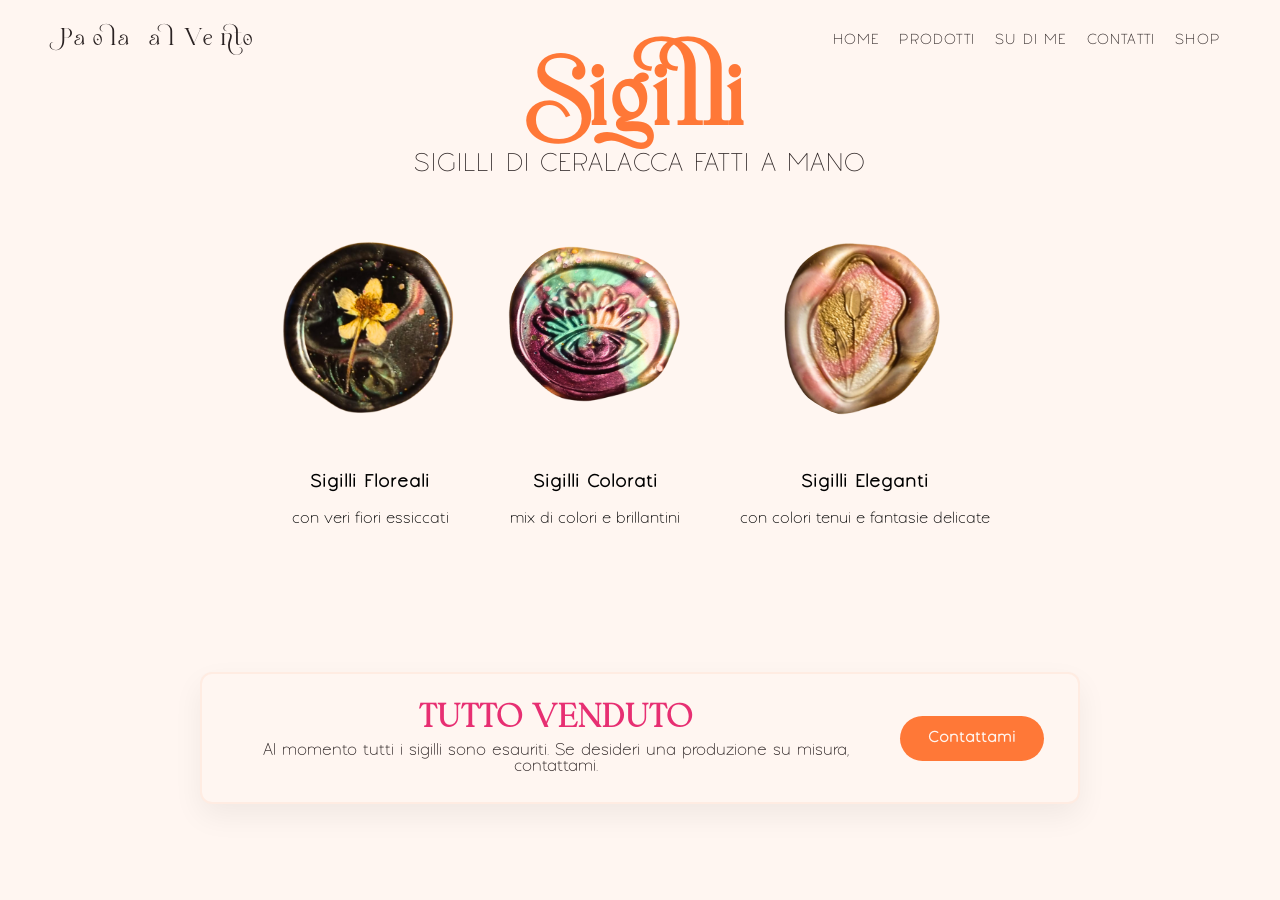
<file: sigilli.html>
<!DOCTYPE html>
<html lang="it">
<head>
  <meta charset="UTF-8">
  <meta name="viewport" content="width=device-width, initial-scale=1.0">
  <title>Sigilli di Paola Fatigato | Paola al Vento — Sigilli di Ceralacca Fatti a Mano</title>

  <!-- SEO Meta -->
  <meta name="description" content="Sigilli di ceralacca fatti a mano da Paola Fatigato (Paola al Vento). Sigilli artigianali unici per buste, packaging e decorazioni. Prodotti Ms Fatigato." />
  <meta name="keywords" content="paola sigilli, Paola Fatigato sigilli, sigilli ceralacca fatti a mano, Paola al Vento sigilli, ms fatigato prodotti, prodotti artigianali paola, ceralacca artigianale" />
  <meta name="author" content="Paola Fatigato" />
  <meta name="robots" content="index, follow" />
  <link rel="canonical" href="https://paolafatigato.github.io/Sito-vendite/sigilli.html" />

  <!-- Open Graph -->
  <meta property="og:type" content="website" />
  <meta property="og:url" content="https://paolafatigato.github.io/Sito-vendite/sigilli.html" />
  <meta property="og:title" content="Sigilli di Paola Fatigato — Ceralacca Fatta a Mano" />
  <meta property="og:description" content="Sigilli di ceralacca fatti a mano da Paola Fatigato (Paola al Vento). Pezzi unici artigianali." />
  <meta property="og:image" content="https://paolafatigato.github.io/Sito-vendite/immagini/sigilli.jpg" />
  <meta property="og:locale" content="it_IT" />
  <meta property="og:site_name" content="Paola al Vento" />

  <!-- JSON-LD -->
  <script type="application/ld+json">
  {
    "@context": "https://schema.org",
    "@type": "CollectionPage",
    "name": "Sigilli di Paola Fatigato",
    "url": "https://paolafatigato.github.io/Sito-vendite/sigilli.html",
    "description": "Sigilli di ceralacca fatti a mano da Paola Fatigato (Paola al Vento).",
    "author": {
      "@type": "Person",
      "name": "Paola Fatigato",
      "alternateName": ["Paola al Vento", "Ms Fatigato"]
    },
    "isPartOf": {
      "@type": "WebSite",
      "name": "Paola al Vento",
      "url": "https://paolafatigato.github.io/Sito-vendite/"
    }
  }
  </script>

  <link rel="icon" href="P-logo.png" sizes="any" />
  <link rel="stylesheet" href="https://cdnjs.cloudflare.com/ajax/libs/font-awesome/6.4.0/css/all.min.css">
  <link rel="stylesheet" href="style.css">
</head>

<body class="sfondo-carta">
  <header>
    <div class="navbar" id="navbar1">
      <div class="logo special-text">P<span class="special-font">ao</span>l<span class="special-font">a a</span>l V<span class="special-font">e</span>nt<span class="special-font">o</span></div>
      <button class="hamburger" aria-label="Apri menu" aria-expanded="false">☰</button>
      <nav>
        <ul>
          <li><a href="index.html">HOME</a></li>
          <li><a href="#">PRODOTTI</a></li>
          <li><a href="#about-me">SU DI ME</a></li>
          <li><a href="#">CONTATTI</a></li>
          <li><a href="#">SHOP</a></li>
        </ul>
      </nav>
    </div>
  </header>

  <h1 id="titolo-sigilli"class="titolo-section special-text">S<span class="special-font">igi</span><span class="special-text">ll</span><span class="special-font">i</span></h1>
  <h2 id="sottotitolo-sigilli" class="sottotitolo sottotitolo-section">SIGILLI DI CERALACCA FATTI A MANO</h2>

  <!-- Galleria sigilli -->
  <section class="sigilli-gallery">
  <div class="sigillo-card">
    <img src="immagini/sigillo1.png" alt="Sigillo floreale" class="sigillo-img" />
    <div class="sigillo-info">
      <h3>Sigilli Floreali</h3>
        <p>con veri fiori essiccati</p>
    </div>
  </div>

  <div class="sigillo-card">
    <img src="immagini/sigillo2.png" alt="Sigillo colorato" class="sigillo-img" />
    <div class="sigillo-info">
      <h3>Sigilli Colorati</h3>
      <p>mix di colori e brillantini</p>
    </div>
  </div>

  <div class="sigillo-card">
    <img src="immagini/sigillo3.png" alt="Sigillo elegante" class="sigillo-img" />
    <div class="sigillo-info">
      <h3>Sigilli Eleganti</h3>
      <p>con colori tenui e fantasie delicate</p>
    </div>
  </div>
</section>


<!-- Sezione dettaglio prodotto disabilitata temporaneamente -->
<!--
<section class="dettaglio-prodotto" id="dettaglio-prodotto-sigilli">
  <div class="foto-prodotto-acquisto">
    <img id="foto-sigillo" src="immagini/sigillo_floreale.png" alt="Sigillo placeholder" />
  </div>
  <div class="dati-prodotto-acquisto">
    <h2>Produzioni su commissione</h2>
    <p class="descrizione">Al momento tutti i sigilli sono venduti. Contattami per richiedere una produzione su commissione.</p>
    <button class="bottone-carrello">Contattami per commissioni</button>
  </div>
</section>
-->

<section class="dettaglio-prodotto" id="dettaglio-prodotto-sigilli">
  <div class="sold-disclaimer">
    <div class="sold-text">
      <h2>TUTTO VENDUTO</h2>
      <p>Al momento tutti i sigilli sono esauriti. Se desideri una produzione su misura, contattami.</p>
    </div>
    <div class="sold-action">
      <button class="contattami-button">Contattami</button>
    </div>
  </div>
</section>


  <!-- Nessuna sezione dettaglio per ora, si può aggiungere in seguito -->
  <script src="script.js"></script>
</body>
</html>
</file>
<file: style.css>
/* Rimuove la sottolineatura blu dai link delle floating cards */
.mini-card, .mini-card * {
  text-decoration: none !important;
}
/* Rimuove la linea blu sui link delle floating cards */
.mini-card:focus, .mini-card:active {
  outline: none !important;
  box-shadow: none !important;
}
/* Impostazioni base */

/* ===== FONT JAPANDI ===== */
/* ===== per stampatello pulito ===== */
@font-face {
  font-family: 'Japandi';
  src: url('fonts/Japandi Regular.otf') format('opentype');
  font-weight: normal;
  font-style: normal;
}
@font-face {
  font-family: 'Japandi';
  src: url('fonts/Japandi Bold.otf') format('opentype');
  font-weight: bold;
  font-style: normal;
}
@font-face {
  font-family: 'Japandi';
  src: url('fonts/Japandi-Light.otf') format('opentype');
  font-weight: 300;
  font-style: normal;
}

/* ===== FONT MAGOA ===== */
/* ===== per a strana e o con stellina ===== */
@font-face {
  font-family: 'Magoa';
  src: url('fonts/Magoa.otf') format('opentype'),
       url('fonts/Magoa.ttf') format('truetype');
  font-weight: normal;
  font-style: normal;
}

/* ===== FONT MAGLITE ===== */
/* ===== lettere con virgola ===== */
@font-face {
  font-family: 'Maglite';
  src: url('fonts/Maglite.otf') format('opentype');
  font-weight: normal;
  font-style: normal;
}
/* ===== FONT BEACH COTTAGE ===== */
/* ===== cicciotto stampatello ===== */
@font-face {
  font-family: 'Beach Cottage';
  src: url('fonts/Beach Cottage.ttf') format('opentype');
  font-weight: normal;
  font-style: normal;
}
.special-text {
  font-feature-settings: "aalt"; /* Stylistic Alternates */
}



/* ===== HOME ===== */
/* =============== */
body {
  margin: 0;
  font-family: 'Magoa';
  background-color: #fff6f1;
  text-align: center;
}

/* Navbar in alto */
.navbar {
  display: flex;
  justify-content: space-between;
  align-items: center;
  padding: 25px 60px;
  color:#2a2222 ;
  font-family: 'Japandi';
  letter-spacing: 1.2px;
}
.logo {
  font-size: 1.5em;
  color: #2a2222;
  font-family: 'Maglite';
}
nav ul {
  list-style: none;
  display: flex;
  gap: 20px;
  padding: 0;
  margin: 0;
}
nav a {
  text-decoration: none;
  color: #2a2222;
  font-size: 0.9em;
}
.navbar nav a:hover {
  color: #caff1d; /* */
}


/* Titolo e sottotitolo centrati */
.titolo-paola {
  font-size: 11em;
  color: #e72f72;
  margin: 0;
  margin-top: -33px;
  font-weight: 900;
  font-family: 'Maglite';
}
.special-font{
    font-family: 'Magoa';
    letter-spacing: 8px;
}

.sottotitolo {
  font-size: 5em;
  color: #f9c5ba;
  margin-top: -28px;
  margin-bottom: 20px;
  letter-spacing: 2px;
  font-family: 'Japandi', sans-serif;
  font-weight: 300; /* Japandi-Light */

}

/* Fascia sottile fucsia */
.fascia-sottile {
  background-color: #f090fb;
  color: #caff1d;  
  font-family: 'Japandi', sans-serif;
  font-size: 0.8em;
  padding: 10px;
  font-weight: bold;
  letter-spacing: 1px;
}

/* === TESTO SCORRENTE IN FASCIA SOTTILE === */
.fascia-sottile {
  overflow: hidden; /* nasconde il testo in eccesso */
  position: relative;
  white-space: nowrap; /* testo tutto su una riga */
}
.testo-scorrente {
  display: inline-block;
  animation: scorrimento 45s linear infinite; /* animazione lenta e continua */
  padding-left: 0; /* parte da fuori schermo a destra */
}
@keyframes scorrimento {
  from {
    transform: translateX(0%);
  }
  to {
    transform: translateX(-100%);
  }
}


/* Contenitore che include cerchi e bottone verticale */
.contenitore-sezione-prodotti {
  display: flex;
  justify-content: space-between; /* separa prodotti e bottone */
  align-items: center;
  flex-wrap: wrap;
  padding: 0px;
  gap: 20px;
}

.sezione-prodotti {
  display: flex;
  flex-wrap: wrap;
  justify-content: center; /* distribuisce i cerchi */
  flex: 1; /* occuperà tutto lo spazio disponibile */
  gap: 20px;
}
/* Bottone verticale nello stesso flusso */
.shop-now-layout {
  writing-mode: vertical-rl; /* testo verticale */
  transform: rotate(180deg); /* per leggerlo dal basso verso l'alto */
  background-color: #f9c5ba;
  color: #8b25c9;
  font-family: 'Beach Cottage';
  font-weight: bold;
  font-size: 2.6em;
  letter-spacing: 2px;
  padding: 22px 26px;
  border-radius: 0px;
  margin-left: 20px;
  align-content: stretch;
  align-self: stretch;
  text-decoration: none; /* rimuove sottolineatura per il link SHOP NOW */
}

.shop-now-layout:hover {
  font-size: 3.1em; /* leggero ingrandimento del testo */
}

/* Rimuove sottolineatura dalle icone social */
.icone-social a {
  text-decoration: none;
}


.prodotto {  
  font-family: 'Japandi', sans-serif;
  color: white;
  text-transform: uppercase; /*maiuscole*/
  text-decoration: none;
  position: relative;
  flex: 1 1 clamp(60px, 25vw, 199px); /* da 88px a 199px */
  max-width: 299px;
  min-width: 60px;
  aspect-ratio: 1 / 1;
  display: flex;
  flex-direction: column;
  justify-content: center;
  align-items: center;
  text-align: center;
  border-radius: 50%;
  overflow: hidden;
  margin: 40px 10px;
}

.prodotto img {
  width: 100%;
  height: 100%;
  object-fit: cover;
  border-radius: 50%;
  transition: transform 0.3s ease;
}

.prodotto:hover img {
  transform: scale(1.15);
}

/* Etichetta al centro dei cerchi */
.etichetta {
  position: absolute;
  top: 50%;
  left: 50%;
  transform: translate(-50%, -50%);
  color: white;
  font-weight: bold;
  font-size: 1.8em;
  letter-spacing: 1px;
  text-shadow: none;
}
#novit::before {
  content: "";
  position: absolute;
  top: 50%;
  left: 50%;
  width: 100%; /* ora è fluido: segue la dimensione di .prodotto */
  height: 100%;
  transform: translate(-50%, -50%);
  background-color: var(--stellina-colore, #e72f72);

  -webkit-mask-image: url('immagini/stellina.png');
  -webkit-mask-size: contain;
  -webkit-mask-repeat: no-repeat;
  -webkit-mask-position: center;

  mask-image: url('immagini/stellina.png');
  mask-size: contain;
  mask-repeat: no-repeat;
  mask-position: center;
  mask-mode: alpha;

  transition: transform 0.3s ease, background-color 0.3s ease;
}

/* Effetto hover solo sulla stellina */
#novit:hover::before {
  transform: translate(-50%, -50%) scale(1.1) rotate(6deg);
}


.footer-color-block{
  height: 60px;
  background: #ff7837;
  margin: 0;
  padding: 0;
  border: none;
  outline: none;
}

#navbar2{
    background-color: #ff7837;
    color: #ffece0;
  margin: 0;
  border: none;
  outline: none;
}

#navbar2 nav a {
  color: #ffece0;
}


/* === SEZIONE ABOUT ME === */
.about-me {
  background-color: #ff7837;
}

.about-me-in {
      position: relative; /* per gestire il ::before */
  outline: none;
  display: flex;
  flex-wrap: wrap;
  justify-content: center;
  align-items: center;
  background-color: #ff7837;
  color: #2a2222;
  font-family: 'Magoa', sans-serif;
  gap: 40px;
}

/* Immagine sagomata a fiore */
.about-me-img {
  width: 620px;
  height: 620px;
  /* Allinea in basso rispetto all’elemento flessibile */
  align-self: flex-start;
  /* Aggiunge spazio sopra per abbassarla */
  margin-top: 90px;
  background-image: url('immagini/aboutme1.png');
  background-size: cover;
  background-position: center;
  z-index: 1;
}

/* Testo a lato */
.about-me-text {
  max-width: 500px;
  font-size: 1.3em;
  line-height: 1.4;
  text-align: justify;
  background-color: #ff7837;
  z-index: 1;
  padding: 0 50px;

}
/* Rettangolo chiaro dietro il testo */
.rettangolo-sotto {
  position: absolute;
top: 190px;
  left: 0;
  height: 400px;
  width: 100%; /* 620px larghezza immagine + 40px gap */
  background-color: #ffece0;
  z-index: 0;
}


/* Titolo in giallo lime */
.about-me-title {
  font-family: 'Japandi';
  color: #caff1d;
  font-size: 4.5em;
  margin-bottom: 0px;
  margin-top: -20px;
  line-height: 0.9em;/*per abbassare il titolo più vicino al testo*/

}

/*contatti*/

/* === SEZIONE CONTATTI PRECISA === */
.sezione-contatti {
  position: relative;
  background-color: #ffece0;
  overflow: hidden;
}

/* NAVBAR IN ALTO */
.navbar-contatti {
  background-color: transparent;
  padding: 30px 60px;
}
.navbar-contatti nav a{
    color: #8b25c9;
}

/* CONTENITORE GENERALE A DUE COLONNE + immagine */
.contenitore-contatti {
  display: flex;
  flex-direction: row;
  height: 650px;
  position: relative;
  z-index: 1;
}

/* === COLONNA SINISTRA - info contatti === */
.colonna-sinistra {
  background-color: #ffece0;
  color: #2a2222;
  flex: 1.9;
  padding: 90px 60px;
  display: flex;
  flex-direction: column;
  justify-content: center;
  z-index: 2;
  max-width: 60%;
}

.colonna-sinistra h2 {
  font-size: 2.8em;
  font-family: 'Maglite';
  color: #2a2222;
  margin-bottom: 20px;
  text-align: left;
}

.colonna-sinistra p {
  font-size: 1em;
  max-width: 50%;
  line-height: 1.6;
  margin-bottom: 30px;
  text-align: left;
}

.info-contatti {
  list-style: none;
  padding: 0;
  margin-bottom: 30px;
  font-size: 1.1em;
}
.info-contatti li {
  margin-bottom: 12px;
  text-align: left;
}

/* Icone social */
.icone-social img {
  width: 24px;/*non hanno senso, dopo vediamo*/
  
}

/* === IMMAGINE A DESTRA === */
.immagine-contatti {
  position: absolute;
  top: 0;
  right: 0;
  height: 100%;
  width: 33.33vw;
  background-image: url("immagini/contact.jpg");
  background-size: cover;
  background-position: center;
  background-repeat: no-repeat;
  z-index: 0;
}

/* === FORM BIANCO SOVRAPPOSTO ALL’IMMAGINE === */
.form-contatto-box {
  position: absolute;
  top: 50%;
  right: 8%;
  transform: translateY(-50%);
  background-color: #f090fb;
  width: 480px;
  padding: 40px;
  box-shadow: 0 25px 50px rgba(0,0,0,0.15);
  z-index: 3;
  font-family: 'Japandi';
}

.form-contatto-box h3 {
  margin-bottom: 20px;
  font-size: 1.4em;
  color: #fff6f1;
}

.form-contatto-box .riga {
  display: flex;
  gap: 20px;
  margin-bottom: 20px;
}

.form-contatto-box input,
.form-contatto-box textarea {
  width: 100%;
  padding: 12px 10px;
  border: 1px solid white;
  border-radius: 0px; /* squadrato */
  font-size: 1em;
  background-color: white;
  color: #2a2222;
}

.form-contatto-box textarea {
  resize: vertical;
  height: 120px;
}

.form-contatto-box button {
  background-color: #ff7837;
  color: #fff6f1;
  border: none;
  padding: 12px 24px;
  border-radius: 0;
  font-weight: bold;
  cursor: pointer;
  transition: all 0.3s ease;
  font-family: 'Japandi';
}

.form-contatto-box button:hover {
  background-color: #caff1d;
  color: #2a2222;
}





/**/
.titolo-section{
  font-size: 6em;
  color: #f090fb;
  margin: 18px;
  margin-top: -33px;
  font-weight: 900;
  font-family: 'Maglite';
}
.sottotitolo-section{
    color: #ff7837;
  font-size: 1.6em;
    margin-bottom: 2px;
  letter-spacing: 1.1px;
}

.fusion-gallery {
  display: flex;
  height: 400px;
  gap: 1rem;
  padding: 60px;
}
.fusion-gallery .add-to-cart {
  position: absolute;
  top: 180px; /* sopra il contenuto bianco */
  left: 50%;
  transform: translate(-50%, 20px);
  opacity: 0;
  background: rgba(255, 255, 255, 0.85); /* sfondo trasparente chiaro */
  padding: 10px 20px;
  border-radius: 20px;
  color: #8b25c9;
  font-weight: bold;
  font-size: 0.9em;
  text-decoration: none;
  transition: all 0.4s ease;
  font-family: 'Japandi';
}

.fusion-gallery .card-fusion:hover .add-to-cart {
  transform: translate(-50%, 0);
  opacity: 1;
}


.fusion-gallery .card-fusion {
  flex: 1;
  border-radius: 1rem;
  overflow: hidden;
  position: relative;
  transition: flex 0.85s cubic-bezier(0.25, 0.4, 0.45, 1.4), transform 0.5s ease, background-size 0.5s ease;
  background-position: center;
  background-repeat: no-repeat;
  background-size: auto 100%; /*così devi per forza mettere immagini landscape, perchè si ingrandiscono al massimo alla loro grandezza 100%*/
  display: flex;
  flex-direction: column;
  justify-content: flex-end;
}

.fusion-gallery .card-fusion:hover {
  flex: 5;
  transform: scale(1.02);
  background-size: cover;
}

.fusion-gallery .card-content {
  background: white;
  padding: 16px;
  transition: transform 0.4s ease, opacity 0.4s ease;
  transform: translateY(100%);
  opacity: 0;
  color: #2a2222;
}

.card-content h2 {
    color: #ff7837;
    font-family: 'magoa';
}

.fusion-gallery .card-fusion:hover .card-content {
  transform: translateY(0);
  opacity: 1;
}

.fusion-gallery .icons {
  position: absolute;
  top: 20px;
  left: 50%;
  transform: translate(-50%, -20px);
  display: flex;
  gap: 10px;
  opacity: 0;
  transition: all 0.4s ease;
}

.fusion-gallery .icons i {
  color: white;
  background: #e72f72;
  padding: 8px;
  border-radius: 50%;
  font-size: 0.9em;
}

.fusion-gallery .card-fusion:hover .icons {
  transform: translate(-50%, 0);
  opacity: 1;
}


.dettaglio-prodotto {
  display: flex;
  flex-wrap: wrap;
  justify-content: center;
  align-items: center;
  gap: 60px;
  padding: 60px 20px;
  background-color: #fff6f1;
}

/* FOTO GRANDE E FRECCE */
.foto-prodotto-acquisto {
  position: relative;
  width: 340px;
  height: 450px;
  background-color: white;
  border-radius: 1rem;
  box-shadow: 0 8px 16px rgba(0,0,0,0.08);
  display: flex;
  align-items: center;
  justify-content: center;
  overflow: hidden;
}

.foto-prodotto-acquisto img {
  width: 100%;
  height: 100%;
  object-fit: cover;
  border-radius: 1rem;
}

.freccia {
  position: absolute;
  top: 50%;
  transform: translateY(-50%);
  background-color: rgba(255,246,241,0.9);
  border: none;
  font-size: 2.5em;
  color: #e72f72;
  padding: 0 12px;
  cursor: pointer;
  z-index: 2;
}

.freccia.sinistra {
  left: 0;
}

.freccia.destra {
  right: 0;
}

/* DATI PRODOTTO */
.dati-prodotto-acquisto {
  max-width: 500px;
  text-align: left;
  font-family: 'Japandi';
}

.dati-prodotto-acquisto h2 {
  font-size: 2em;
  color: #8b25c9;
  margin-bottom: 10px;
}

.descrizione {
  font-size: 1.1em;
  color: #2a2222;
  line-height: 1.6;
  margin-bottom: 20px;
}

.prezzo-dettaglio {
  font-size: 1.6em;
  font-weight: bold;
  color: #e72f72;
  margin-bottom: 30px;
}

.bottone-carrello {
  background-color: #f9c5ba;
  color: #8b25c9;
  padding: 14px 24px;
  border: none;
  border-radius: 25px;
  font-size: 1em;
  font-weight: bold;
  cursor: pointer;
  transition: transform 0.2s ease;
}

.bottone-carrello:hover {
  transform: scale(1.05);
}

/* ===== SOLD / DISCLAIMER STYLES ===== */
.add-to-cart.sold {
  background: rgba(255,255,255,0.92);
  color: #bfbfbf;
  pointer-events: none;
  border-radius: 20px;
  font-weight: 800;
}

.sold-disclaimer {
  display: flex;
  align-items: center;
  justify-content: space-between;
  gap: 24px;
  background-color: #fff6f1;
  border: 2px solid rgba(255,120,55,0.08);
  padding: 28px 34px;
  border-radius: 12px;
  box-shadow: 0 12px 30px rgba(0,0,0,0.06);
  max-width: 1000px;
  margin: 0 auto;
}

.sold-disclaimer .sold-text h2 {
  margin: 0 0 6px 0;
  font-family: 'Maglite';
  color: #e72f72;
  font-size: 2em;
  letter-spacing: 1px;
}

.sold-disclaimer .sold-text p {
  margin: 0;
  color: #2a2222;
  font-family: 'Japandi';
  font-size: 1.05em;
  max-width: 640px;
}

.contattami-button {
  background-color: #ff7837;
  color: #fff6f1;
  border: none;
  padding: 14px 28px;
  border-radius: 25px;
  font-size: 1em;
  font-weight: 800;
  cursor: pointer;
  font-family: 'Japandi';
  transition: transform 0.15s ease, background-color 0.15s ease;
}

.contattami-button:hover {
  transform: translateY(-4px);
  background-color: #caff1d;
  color: #2a2222;
}

@media (max-width: 720px) {
  .sold-disclaimer { flex-direction: column; text-align: center; }
  .sold-disclaimer .sold-text p { max-width: 100%; }
}

/*SIGILLI*/
body.sfondo-carta {
  background-color: #fff6f1;
  background-image: url("https://www.transparenttextures.com/patterns/natural-paper.png");
  background-repeat: repeat;
  background-size: auto;
}


#titolo-sigilli{
    color: #ff7837;
}
#sottotitolo-sigilli{
    color: #2a2222;
}
/* Contenitore galleria dei sigilli */
.sigilli-gallery {
  display: flex;
  justify-content: center;
  align-items: flex-start;
  gap: 40px;
  padding: 60px 20px;
}

/* Singola card del sigillo */
.sigillo-card {
  text-align: center;
  transition: transform 0.3s ease;
}

/* Immagine del sigillo */
.sigillo-img {
  width: 180px;
  aspect-ratio: 1 / 1;
  transition: transform 0.3s ease;
  z-index: 1;
  border-radius: 50%;
  object-fit: contain;
}

/* Evita che il rettangolo sotto si deformi */
.sigillo-info {
  margin-top: 20px;
  background-color: #fff6f1;
  padding: 10px;
  transition: background 0.3s ease;
  min-height: 80px; /* blocca altezza */
  font-family: 'Japandi';
}

/* Ingrandisci sigillo selezionato, rimpicciolisci gli altri */
.sigilli-gallery:hover .sigillo-card {
  transform: scale(0.9);
  opacity: 0.7;
}
.sigilli-gallery:hover .sigillo-card:hover {
  transform: scale(1.1);
  opacity: 1;
  z-index: 2;
}


/*slides*/

.layout-ppt {
  display: flex;
  justify-content: center;
  align-items: center;
  flex-wrap: wrap;
  gap: 93px;
  padding: 0px;
  max-width: 100vw;
  min-height: 90vh;
}

.layout-ppt .blocco-immagini,
.layout-ppt .blocco-nero {
  aspect-ratio: 16 / 9;
  max-width: 25vw;
  width: 100%;
  flex-grow: 1;
  flex-shrink: 1;
  display: flex;
  justify-content: center;
  align-items: center;
  background-color: #f0f0f0;
}

.layout-ppt .blocco-nero {
  background-color: #2a2222;
}

#slideshow-img {
  max-width: 100%;
  max-height: 100%;
  object-fit: contain;
}

.layout-ppt .galleria img {
  max-height: 100%;
  max-width: 100%;
  object-fit: contain;
}

.bottone-contattami {
   height: 100%;
   width: 100%;
  font-family: 'Japandi', sans-serif;
  text-transform: uppercase;
  font-size: 1.4em;
  background-color: #2a2222;
  color: #fff6f1;
  border: none;
  cursor: pointer;
   display: flex;              /* necessario per il centramento */
  align-items: center;        /* centra verticalmente */
  justify-content: center;    /* centra orizzontalmente */
  text-decoration: none;      /* niente sottolineatura */
}

.bottone-contattami:hover {
  background-color: #caff1d;  /* verde limone */
  color: #2a2222;
}


/* =============================================
   RESPONSIVE — HAMBURGER + TABLET + MOBILE
   ============================================= */

/* ── Hamburger button (hidden on desktop) ── */
.hamburger {
  display: none;
  background: none;
  border: none;
  font-size: 1.7em;
  cursor: pointer;
  color: inherit;
  padding: 4px 8px;
  line-height: 1;
}

/* Hamburger color fix for light-on-dark navbars */
#navbar2 .hamburger { color: #ffece0; }


/* ── TABLET (769px – 1024px) ── */
@media (max-width: 1024px) {
  .titolo-paola        { font-size: 6em; }
  .sottotitolo         { font-size: 2.8em; }
  .titolo-section      { font-size: 3.5em; }
  .sottotitolo-section { font-size: 1.2em; }

  /* About me */
  .about-me-img  { width: 380px; height: 380px; margin-top: 60px; }
  .about-me-text { font-size: 1.1em; }

  /* Fusion gallery: wrap instead of single fixed-height row */
  .fusion-gallery {
    height: auto;
    flex-wrap: wrap;
    padding: 30px;
  }
  .fusion-gallery .card-fusion {
    flex: 1 1 44%;
    min-height: 240px;
    background-size: cover !important;
  }

  /* Sigilli */
  .sigilli-gallery { flex-wrap: wrap; }

  /* Contacts */
  .contenitore-contatti { height: auto; flex-direction: column; }
  .colonna-sinistra     { max-width: 100%; flex: none; }
  .colonna-sinistra p   { max-width: 100%; }
  .immagine-contatti    { display: none; }
  .form-contatto-box {
    position: static;
    transform: none;
    width: 100%;
    max-width: 100%;
    padding: 40px 30px;
    box-sizing: border-box;
    right: auto;
    top: auto;
  }

  /* Slides */
  .layout-ppt { gap: 40px; padding: 30px; }
  .layout-ppt .blocco-immagini,
  .layout-ppt .blocco-nero { max-width: 70vw; }
}


/* ── MOBILE (max 768px) ── */
@media (max-width: 768px) {

  /* ── Navbar / hamburger ── */
  .navbar {
    flex-wrap: wrap;
    padding: 14px 20px;
  }
  .hamburger { display: block; }
  .navbar > nav {
    width: 100%;
    max-height: 0;
    overflow: hidden;
    transition: max-height 0.35s ease;
  }
  .navbar > nav.aperto { max-height: 500px; }
  nav ul {
    flex-direction: column;
    gap: 12px;
    padding: 10px 0 8px;
    align-items: flex-start;
  }
  nav a { font-size: 1em; }

  /* ── Homepage titles ── */
  .titolo-paola    { font-size: 3.2em; margin-top: 10px; }
  .sottotitolo     { font-size: 1.6em; margin-top: -6px; }
  .titolo-section  { font-size: 2.2em; }
  .sottotitolo-section { font-size: 0.95em; letter-spacing: 0.5px; }

  /* ── Product circles ── */
  .contenitore-sezione-prodotti {
    flex-direction: column;
    align-items: center;
  }
  .sezione-prodotti { gap: 10px; }
  .prodotto {
    flex: 1 1 clamp(110px, 40vw, 170px);
    margin: 14px 5px;
  }
  /* Shop now: horizontal bar on mobile */
  .shop-now-layout {
    writing-mode: horizontal-tb;
    transform: none;
    width: 100%;
    text-align: center;
    padding: 14px;
    font-size: 1.5em;
    margin-left: 0;
    align-self: auto;
  }

  /* ── About me ── */
  .about-me-in {
    flex-direction: column;
    align-items: center;
    padding: 30px 20px 40px;
  }
  .about-me-img {
    width: 100%;
    max-width: 280px;
    height: 280px;
    margin-top: 20px;
    align-self: center;
  }
  .about-me-text {
    padding: 0 10px;
    font-size: 1em;
    max-width: 100%;
  }
  .about-me-title  { font-size: 2.6em; margin-top: 10px; }
  .rettangolo-sotto { display: none; }

  /* ── Contacts section ── */
  .contenitore-contatti { flex-direction: column; height: auto; }
  .colonna-sinistra {
    max-width: 100%;
    flex: none;
    padding: 30px 20px;
  }
  .colonna-sinistra p   { max-width: 100%; }
  .immagine-contatti    { display: none; }
  .form-contatto-box {
    position: static;
    transform: none;
    width: calc(100% - 40px);
    max-width: 100%;
    margin: 0 20px 40px;
    padding: 24px 16px;
    box-sizing: border-box;
    right: auto;
    top: auto;
  }
  .form-contatto-box .riga { flex-direction: column; }

  /* ── Fusion gallery (agendine) ── */
  .fusion-gallery {
    flex-direction: column;
    height: auto;
    padding: 16px;
    gap: 0.6rem;
  }
  .fusion-gallery .card-fusion {
    flex: none;
    width: 100%;
    height: 260px;
    border-radius: 0.75rem;
    background-size: cover !important;
  }
  /* Always show card content on touch screens */
  .fusion-gallery .card-fusion .card-content {
    transform: translateY(0);
    opacity: 1;
  }
  .fusion-gallery .card-fusion .add-to-cart {
    opacity: 1;
    transform: translate(-50%, 0);
  }

  /* ── Sigilli gallery ── */
  .sigilli-gallery {
    flex-direction: column;
    align-items: center;
    padding: 30px 20px;
    gap: 30px;
  }

  /* ── Product detail ── */
  .dettaglio-prodotto {
    flex-direction: column;
    gap: 30px;
    padding: 30px 20px;
  }
  .foto-prodotto-acquisto {
    width: 100%;
    max-width: 300px;
    height: auto;
    aspect-ratio: 3 / 4;
  }
  .dati-prodotto-acquisto { max-width: 100%; }

  /* ── Slides page ── */
  .layout-ppt {
    flex-direction: column;
    min-height: auto;
    gap: 0;
    padding: 20px;
  }
  .layout-ppt .blocco-immagini,
  .layout-ppt .blocco-nero {
    max-width: 100%;
    width: 100%;
    aspect-ratio: 16 / 9;
    flex-grow: 0;
  }

  /* ── Sold disclaimer ── */
  .sold-disclaimer {
    flex-direction: column;
    text-align: center;
    padding: 20px;
  }
  .sold-disclaimer .sold-text p { max-width: 100%; }
}
</file>
